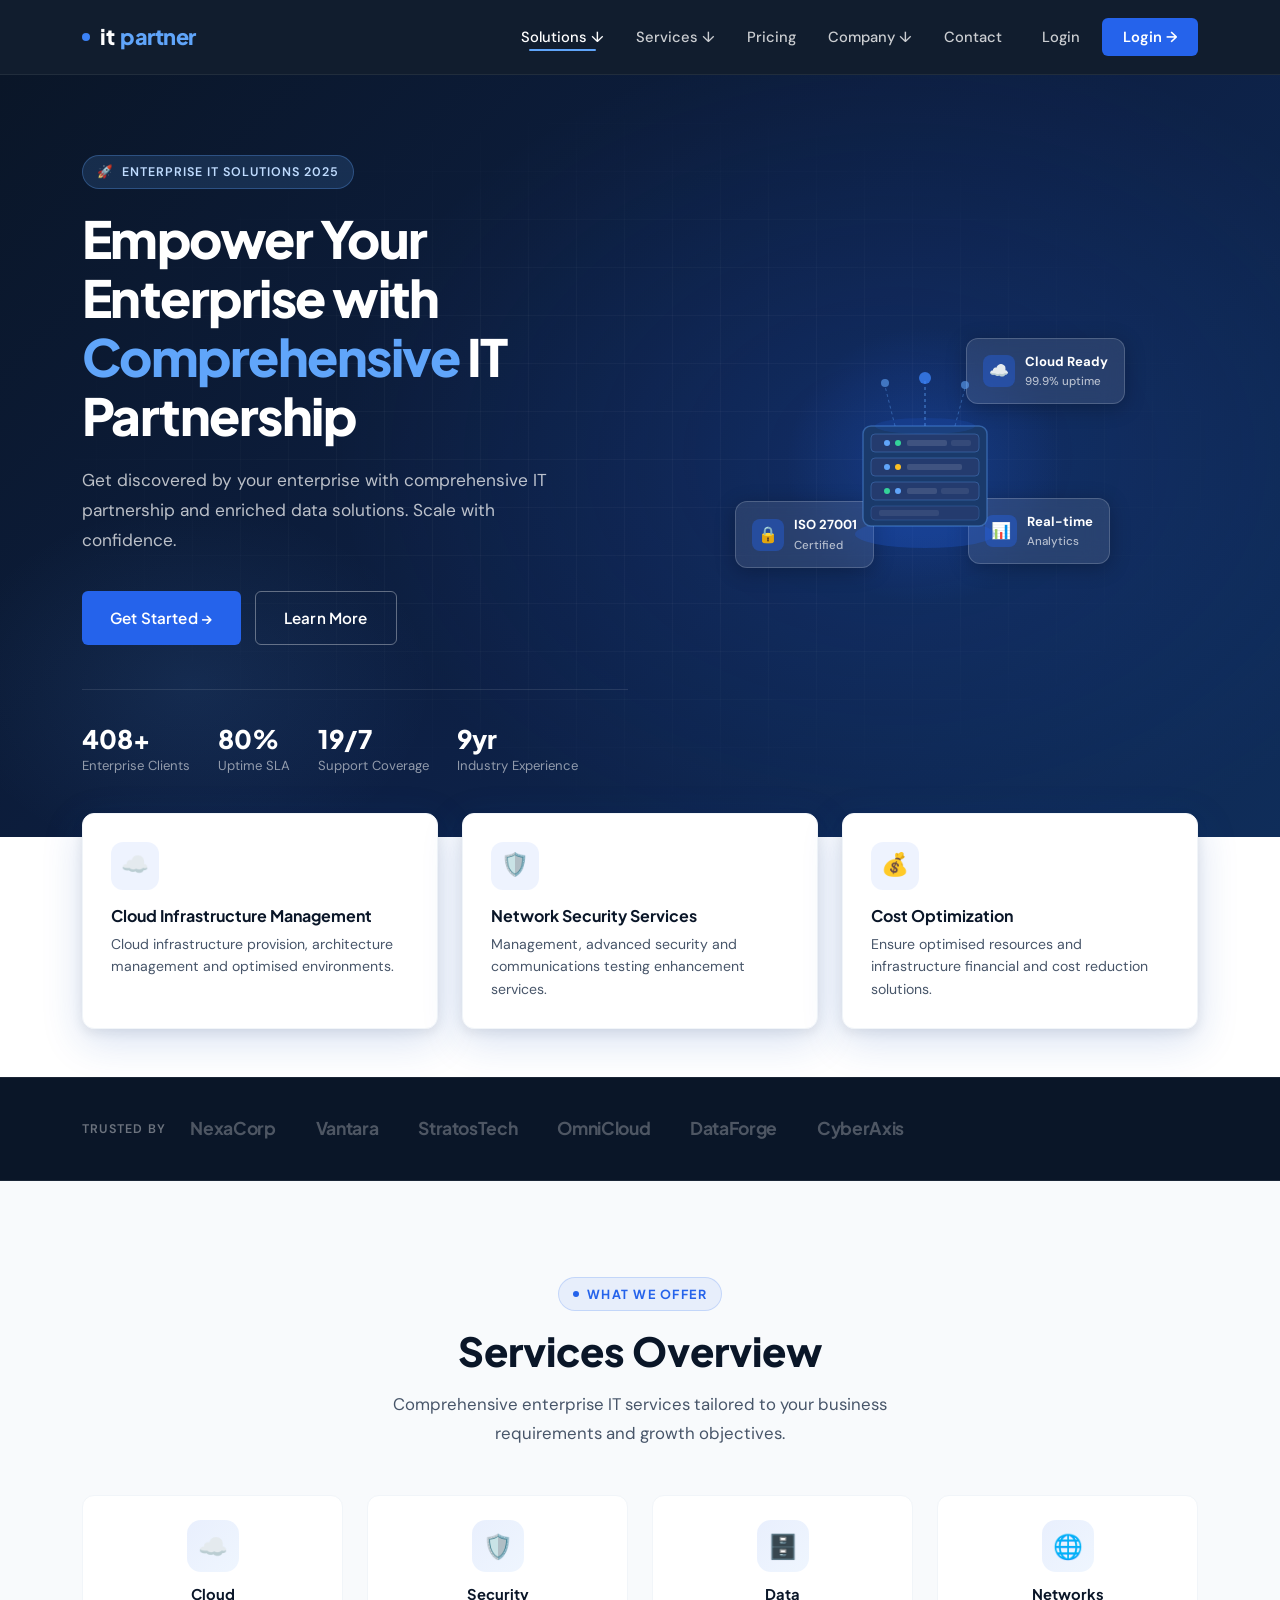
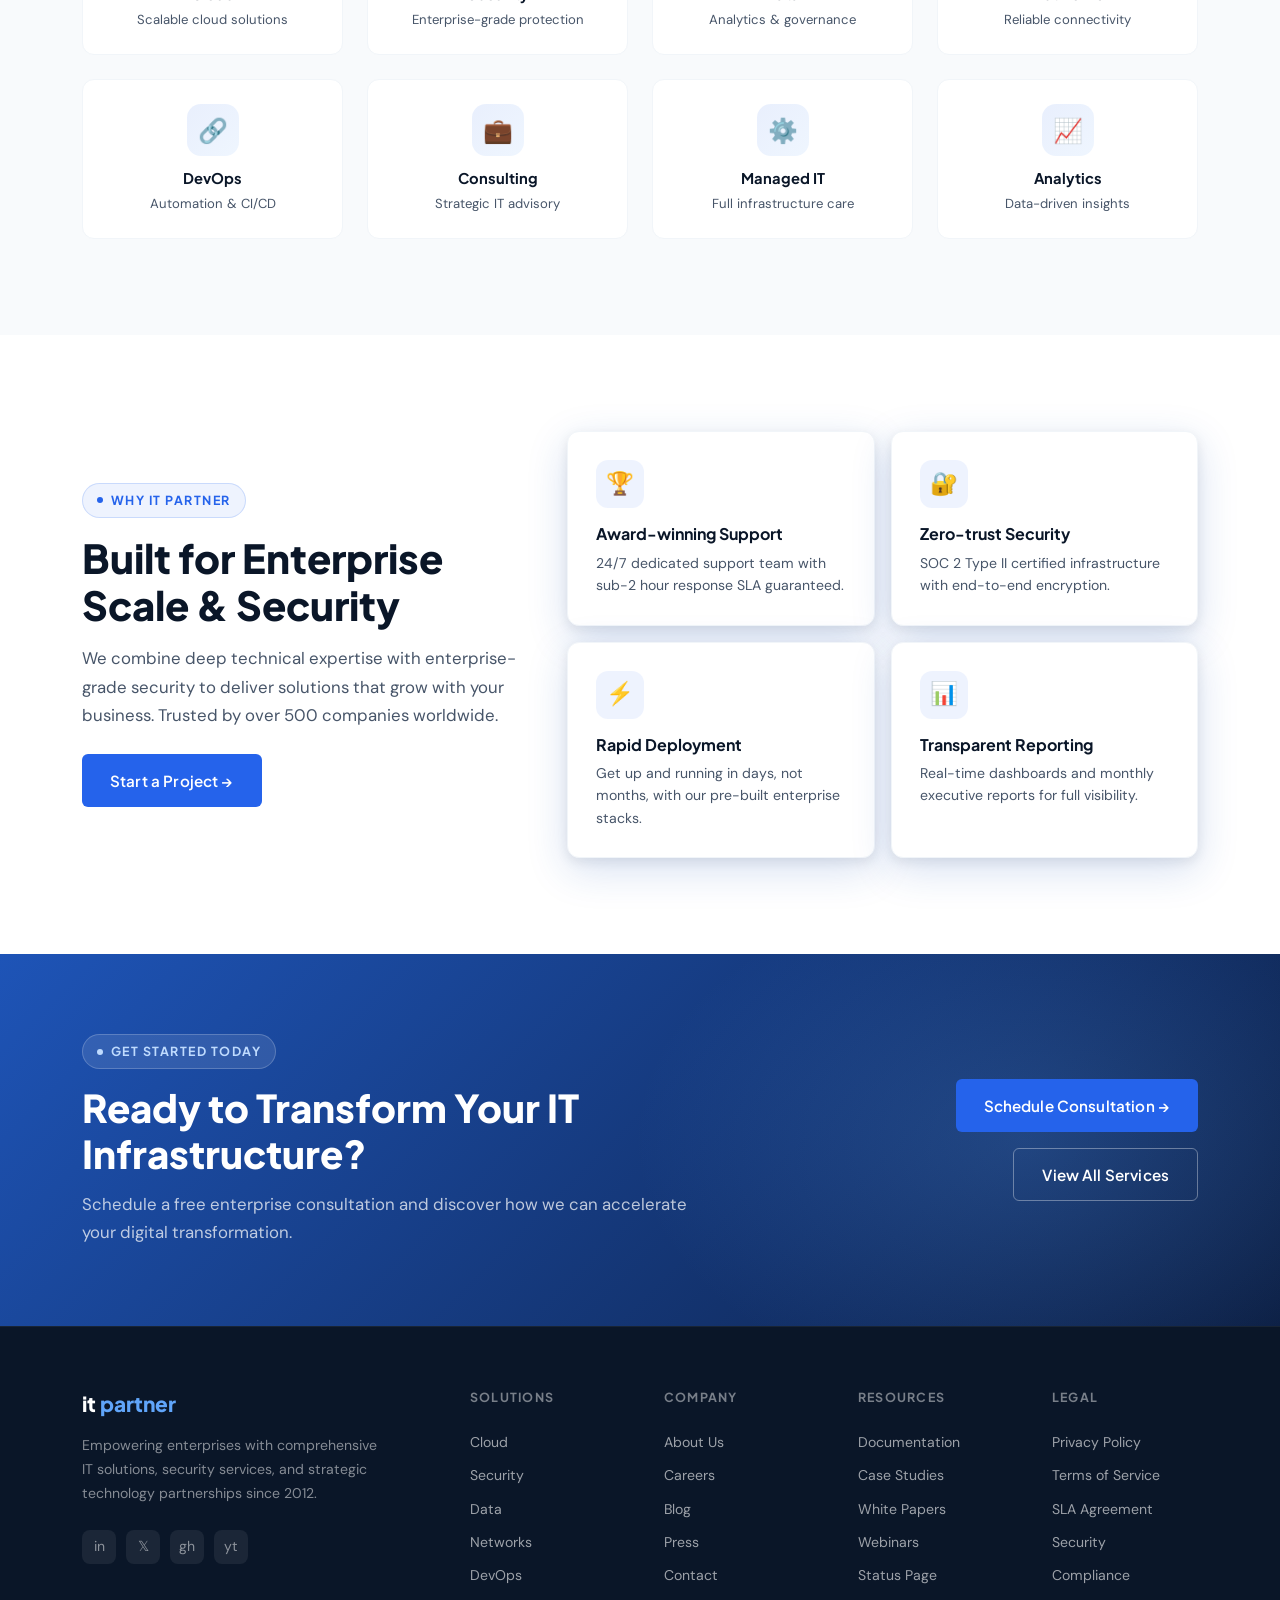
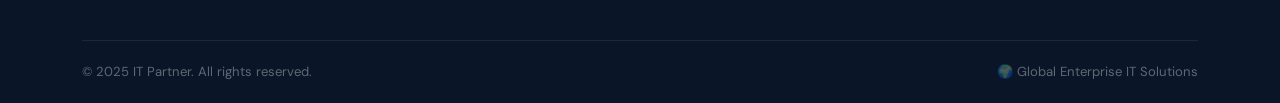
<file: index.html>
<!DOCTYPE html>
<html lang="en">
<head>
  <meta charset="UTF-8" />
  <meta name="viewport" content="width=device-width, initial-scale=1.0" />
  <title>IT Partner — Enterprise IT Partnership</title>
  <meta name="description" content="Empower your enterprise with comprehensive IT partnership and enriched data solutions." />
  <link rel="preconnect" href="https://fonts.googleapis.com" />
  <link rel="preconnect" href="https://fonts.gstatic.com" crossorigin />
  <link href="https://cdn.jsdelivr.net/npm/bootstrap@5.3.3/dist/css/bootstrap.min.css" rel="stylesheet" />
  <link rel="stylesheet" href="css/style.css" />
  <style>
    body { opacity: 0; }
  </style>
</head>
<body>

<!-- ═══ NAVBAR ═══ -->
<nav class="navbar-custom navbar navbar-expand-lg">
  <div class="container">
    <a class="navbar-brand" href="index.html">
      <span class="brand-dot"></span>it <span>partner</span>
    </a>
    <button class="navbar-toggler" type="button" data-bs-toggle="collapse" data-bs-target="#navMain" aria-label="Toggle navigation">
      <span class="navbar-toggler-icon"></span>
    </button>
    <div class="collapse navbar-collapse" id="navMain">
      <ul class="navbar-nav ms-auto align-items-lg-center gap-1 py-3 py-lg-0">
        <li class="nav-item"><a class="nav-link-custom" href="index.html">Solutions ↓</a></li>
        <li class="nav-item"><a class="nav-link-custom" href="services.html">Services ↓</a></li>
        <li class="nav-item"><a class="nav-link-custom" href="index.html#pricing">Pricing</a></li>
        <li class="nav-item"><a class="nav-link-custom" href="index.html#company">Company ↓</a></li>
        <li class="nav-item"><a class="nav-link-custom" href="contact.html">Contact</a></li>
        <li class="nav-item ms-lg-2"><a class="nav-link-custom" href="#">Login</a></li>
        <li class="nav-item ms-lg-1"><a class="nav-link-custom nav-cta" href="contact.html">Login →</a></li>
      </ul>
    </div>
  </div>
</nav>

<!-- ═══ HERO ═══ -->
<section class="hero">
  <div class="hero-grid-overlay"></div>
  <div class="container position-relative">
    <div class="row align-items-center">
      <div class="col-lg-6">
        <div class="hero-badge">
          <span>🚀</span> Enterprise IT Solutions 2025
        </div>
        <h1>
          Empower Your Enterprise with <span class="highlight">Comprehensive</span> IT Partnership
        </h1>
        <p>Get discovered by your enterprise with comprehensive IT partnership and enriched data solutions. Scale with confidence.</p>
        <div class="hero-cta-group">
          <a href="contact.html" class="btn-primary-custom">Get Started →</a>
          <a href="services.html" class="btn-outline-custom">Learn More</a>
        </div>
        <div class="hero-stats">
          <div>
            <div class="hero-stat-num" data-counter="500" data-suffix="+">0+</div>
            <div class="hero-stat-label">Enterprise Clients</div>
          </div>
          <div>
            <div class="hero-stat-num" data-counter="99" data-suffix="%">0%</div>
            <div class="hero-stat-label">Uptime SLA</div>
          </div>
          <div>
            <div class="hero-stat-num" data-counter="24" data-suffix="/7">0/7</div>
            <div class="hero-stat-label">Support Coverage</div>
          </div>
          <div>
            <div class="hero-stat-num" data-counter="12" data-suffix="yr">0yr</div>
            <div class="hero-stat-label">Industry Experience</div>
          </div>
        </div>
      </div>
      <div class="col-lg-6">
        <div class="hero-illustration">
          <div class="hero-img-wrap">
            <div class="hero-3d-box">
              <div class="hero-circle-bg"></div>
              <!-- SVG Server Stack Illustration -->
              <svg class="hero-server-icon" viewBox="0 0 200 200" fill="none" xmlns="http://www.w3.org/2000/svg">
                <!-- Base platform -->
                <ellipse cx="100" cy="168" rx="70" ry="14" fill="rgba(37,99,235,0.25)"/>
                <!-- Server rack body -->
                <rect x="38" y="60" width="124" height="100" rx="8" fill="#1a3a6b"/>
                <rect x="38" y="60" width="124" height="100" rx="8" stroke="rgba(96,165,250,0.4)" stroke-width="1.5"/>
                <!-- Server units -->
                <rect x="46" y="68" width="108" height="18" rx="4" fill="#243b6e"/>
                <rect x="46" y="68" width="108" height="18" rx="4" stroke="rgba(96,165,250,0.3)" stroke-width="1"/>
                <circle cx="62" cy="77" r="3" fill="#60a5fa"/>
                <circle cx="73" cy="77" r="3" fill="#34d399"/>
                <rect x="82" y="74" width="40" height="6" rx="2" fill="rgba(255,255,255,0.12)"/>
                <rect x="126" y="74" width="20" height="6" rx="2" fill="rgba(255,255,255,0.08)"/>

                <rect x="46" y="92" width="108" height="18" rx="4" fill="#243b6e"/>
                <rect x="46" y="92" width="108" height="18" rx="4" stroke="rgba(96,165,250,0.3)" stroke-width="1"/>
                <circle cx="62" cy="101" r="3" fill="#60a5fa"/>
                <circle cx="73" cy="101" r="3" fill="#fbbf24"/>
                <rect x="82" y="98" width="55" height="6" rx="2" fill="rgba(255,255,255,0.12)"/>

                <rect x="46" y="116" width="108" height="18" rx="4" fill="#243b6e"/>
                <rect x="46" y="116" width="108" height="18" rx="4" stroke="rgba(96,165,250,0.3)" stroke-width="1"/>
                <circle cx="62" cy="125" r="3" fill="#34d399"/>
                <circle cx="73" cy="125" r="3" fill="#60a5fa"/>
                <rect x="82" y="122" width="30" height="6" rx="2" fill="rgba(255,255,255,0.12)"/>
                <rect x="116" y="122" width="28" height="6" rx="2" fill="rgba(255,255,255,0.08)"/>

                <rect x="46" y="140" width="108" height="14" rx="4" fill="#243b6e"/>
                <rect x="46" y="140" width="108" height="14" rx="4" stroke="rgba(96,165,250,0.2)" stroke-width="1"/>
                <rect x="54" y="144" width="60" height="6" rx="2" fill="rgba(255,255,255,0.08)"/>

                <!-- Top light beam -->
                <path d="M70 60 L60 20" stroke="rgba(96,165,250,0.4)" stroke-width="1" stroke-dasharray="3 3"/>
                <path d="M100 60 L100 15" stroke="rgba(96,165,250,0.5)" stroke-width="1.5" stroke-dasharray="3 3"/>
                <path d="M130 60 L140 22" stroke="rgba(96,165,250,0.4)" stroke-width="1" stroke-dasharray="3 3"/>
                <!-- Top orb -->
                <circle cx="100" cy="12" r="6" fill="#3b82f6" opacity="0.8"/>
                <circle cx="60" cy="17" r="4" fill="#60a5fa" opacity="0.6"/>
                <circle cx="140" cy="19" r="4" fill="#60a5fa" opacity="0.6"/>
                <!-- Glow -->
                <ellipse cx="100" cy="60" rx="50" ry="8" fill="rgba(37,99,235,0.15)"/>
              </svg>

              <!-- Floating cards -->
              <div class="hero-float-card hero-float-card-1">
                <div class="fc-icon">☁️</div>
                <div>
                  <div style="font-size:.82rem;font-weight:700">Cloud Ready</div>
                  <div style="font-size:.72rem;opacity:.65">99.9% uptime</div>
                </div>
              </div>
              <div class="hero-float-card hero-float-card-2">
                <div class="fc-icon">🔒</div>
                <div>
                  <div style="font-size:.82rem;font-weight:700">ISO 27001</div>
                  <div style="font-size:.72rem;opacity:.65">Certified</div>
                </div>
              </div>
              <div class="hero-float-card hero-float-card-3">
                <div class="fc-icon">📊</div>
                <div>
                  <div style="font-size:.82rem;font-weight:700">Real-time</div>
                  <div style="font-size:.72rem;opacity:.65">Analytics</div>
                </div>
              </div>
            </div>
          </div>
        </div>
      </div>
    </div>
  </div>
</section>

<!-- ═══ FEATURE CARDS ═══ -->
<section class="features-row">
  <div class="container">
    <div class="row g-4">
      <div class="col-md-4 reveal">
        <div class="feature-card">
          <div class="feature-icon">☁️</div>
          <h5>Cloud Infrastructure Management</h5>
          <p>Cloud infrastructure provision, architecture management and optimised environments.</p>
        </div>
      </div>
      <div class="col-md-4 reveal reveal-delay-1">
        <div class="feature-card">
          <div class="feature-icon">🛡️</div>
          <h5>Network Security Services</h5>
          <p>Management, advanced security and communications testing enhancement services.</p>
        </div>
      </div>
      <div class="col-md-4 reveal reveal-delay-2">
        <div class="feature-card">
          <div class="feature-icon">💰</div>
          <h5>Cost Optimization</h5>
          <p>Ensure optimised resources and infrastructure financial and cost reduction solutions.</p>
        </div>
      </div>
    </div>
  </div>
</section>

<!-- ═══ TRUSTED BY ═══ -->
<section class="trusted-strip mt-5">
  <div class="container">
    <div class="row align-items-center">
      <div class="col-auto">
        <div class="trusted-label">Trusted by</div>
      </div>
      <div class="col">
        <div class="trusted-logos">
          <div class="trusted-logo">NexaCorp</div>
          <div class="trusted-logo">Vantara</div>
          <div class="trusted-logo">StratosTech</div>
          <div class="trusted-logo">OmniCloud</div>
          <div class="trusted-logo">DataForge</div>
          <div class="trusted-logo">CyberAxis</div>
        </div>
      </div>
    </div>
  </div>
</section>

<!-- ═══ SERVICES OVERVIEW ═══ -->
<section class="services-overview" id="solutions">
  <div class="container">
    <div class="row justify-content-center text-center mb-56 reveal">
      <div class="col-lg-7">
        <div class="section-label mx-auto" style="display:inline-flex"><span class="dot"></span>What We Offer</div>
        <h2 class="section-title">Services Overview</h2>
        <p class="section-sub mx-auto">Comprehensive enterprise IT services tailored to your business requirements and growth objectives.</p>
      </div>
    </div>
    <div class="row g-4 mt-2">
      <div class="col-6 col-md-4 col-lg-3 reveal">
        <a href="services.html" style="text-decoration:none">
          <div class="overview-card">
            <div class="ov-icon">☁️</div>
            <h5>Cloud</h5>
            <p>Scalable cloud solutions</p>
          </div>
        </a>
      </div>
      <div class="col-6 col-md-4 col-lg-3 reveal reveal-delay-1">
        <a href="services.html" style="text-decoration:none">
          <div class="overview-card">
            <div class="ov-icon">🛡️</div>
            <h5>Security</h5>
            <p>Enterprise-grade protection</p>
          </div>
        </a>
      </div>
      <div class="col-6 col-md-4 col-lg-3 reveal reveal-delay-2">
        <a href="services.html" style="text-decoration:none">
          <div class="overview-card">
            <div class="ov-icon">🗄️</div>
            <h5>Data</h5>
            <p>Analytics & governance</p>
          </div>
        </a>
      </div>
      <div class="col-6 col-md-4 col-lg-3 reveal reveal-delay-3">
        <a href="services.html" style="text-decoration:none">
          <div class="overview-card">
            <div class="ov-icon">🌐</div>
            <h5>Networks</h5>
            <p>Reliable connectivity</p>
          </div>
        </a>
      </div>
      <div class="col-6 col-md-4 col-lg-3 reveal">
        <a href="services.html" style="text-decoration:none">
          <div class="overview-card">
            <div class="ov-icon">🔗</div>
            <h5>DevOps</h5>
            <p>Automation & CI/CD</p>
          </div>
        </a>
      </div>
      <div class="col-6 col-md-4 col-lg-3 reveal reveal-delay-1">
        <a href="services.html" style="text-decoration:none">
          <div class="overview-card">
            <div class="ov-icon">💼</div>
            <h5>Consulting</h5>
            <p>Strategic IT advisory</p>
          </div>
        </a>
      </div>
      <div class="col-6 col-md-4 col-lg-3 reveal reveal-delay-2">
        <a href="services.html" style="text-decoration:none">
          <div class="overview-card">
            <div class="ov-icon">⚙️</div>
            <h5>Managed IT</h5>
            <p>Full infrastructure care</p>
          </div>
        </a>
      </div>
      <div class="col-6 col-md-4 col-lg-3 reveal reveal-delay-3">
        <a href="services.html" style="text-decoration:none">
          <div class="overview-card">
            <div class="ov-icon">📈</div>
            <h5>Analytics</h5>
            <p>Data-driven insights</p>
          </div>
        </a>
      </div>
    </div>
  </div>
</section>

<!-- ═══ WHY US ═══ -->
<section class="section-pad" id="company">
  <div class="container">
    <div class="row align-items-center g-5">
      <div class="col-lg-5 reveal">
        <div class="section-label"><span class="dot"></span>Why IT Partner</div>
        <h2 class="section-title">Built for Enterprise Scale & Security</h2>
        <p class="section-sub">We combine deep technical expertise with enterprise-grade security to deliver solutions that grow with your business. Trusted by over 500 companies worldwide.</p>
        <div class="mt-4">
          <a href="contact.html" class="btn-primary-custom">Start a Project →</a>
        </div>
      </div>
      <div class="col-lg-7">
        <div class="row g-3">
          <div class="col-6 reveal reveal-delay-1">
            <div class="feature-card">
              <div class="feature-icon">🏆</div>
              <h5>Award-winning Support</h5>
              <p>24/7 dedicated support team with sub-2 hour response SLA guaranteed.</p>
            </div>
          </div>
          <div class="col-6 reveal reveal-delay-2">
            <div class="feature-card">
              <div class="feature-icon">🔐</div>
              <h5>Zero-trust Security</h5>
              <p>SOC 2 Type II certified infrastructure with end-to-end encryption.</p>
            </div>
          </div>
          <div class="col-6 reveal reveal-delay-3">
            <div class="feature-card">
              <div class="feature-icon">⚡</div>
              <h5>Rapid Deployment</h5>
              <p>Get up and running in days, not months, with our pre-built enterprise stacks.</p>
            </div>
          </div>
          <div class="col-6 reveal reveal-delay-4">
            <div class="feature-card">
              <div class="feature-icon">📊</div>
              <h5>Transparent Reporting</h5>
              <p>Real-time dashboards and monthly executive reports for full visibility.</p>
            </div>
          </div>
        </div>
      </div>
    </div>
  </div>
</section>

<!-- ═══ CTA BANNER ═══ -->
<section class="cta-banner">
  <div class="container position-relative">
    <div class="row align-items-center justify-content-between g-4">
      <div class="col-lg-7 reveal">
        <div class="section-label section-label-white" style="display:inline-flex"><span class="dot"></span>Get Started Today</div>
        <h2>Ready to Transform Your IT Infrastructure?</h2>
        <p>Schedule a free enterprise consultation and discover how we can accelerate your digital transformation.</p>
      </div>
      <div class="col-lg-4 reveal reveal-delay-2 text-lg-end">
        <div class="d-flex flex-column gap-3 align-items-start align-items-lg-end">
          <a href="contact.html" class="btn-primary-custom">Schedule Consultation →</a>
          <a href="services.html" class="btn-outline-custom">View All Services</a>
        </div>
      </div>
    </div>
  </div>
</section>

<!-- ═══ FOOTER ═══ -->
<footer class="footer">
  <div class="container">
    <div class="row g-4 g-lg-5">
      <div class="col-lg-4">
        <div class="footer-brand">it <span>partner</span></div>
        <p class="footer-desc">Empowering enterprises with comprehensive IT solutions, security services, and strategic technology partnerships since 2012.</p>
        <div class="footer-social">
          <div class="social-btn">in</div>
          <div class="social-btn">𝕏</div>
          <div class="social-btn">gh</div>
          <div class="social-btn">yt</div>
        </div>
      </div>
      <div class="col-6 col-lg-2">
        <div class="footer-heading">Solutions</div>
        <a class="footer-link" href="services.html">Cloud</a>
        <a class="footer-link" href="services.html">Security</a>
        <a class="footer-link" href="services.html">Data</a>
        <a class="footer-link" href="services.html">Networks</a>
        <a class="footer-link" href="services.html">DevOps</a>
      </div>
      <div class="col-6 col-lg-2">
        <div class="footer-heading">Company</div>
        <a class="footer-link" href="#">About Us</a>
        <a class="footer-link" href="#">Careers</a>
        <a class="footer-link" href="#">Blog</a>
        <a class="footer-link" href="#">Press</a>
        <a class="footer-link" href="contact.html">Contact</a>
      </div>
      <div class="col-6 col-lg-2">
        <div class="footer-heading">Resources</div>
        <a class="footer-link" href="#">Documentation</a>
        <a class="footer-link" href="#">Case Studies</a>
        <a class="footer-link" href="#">White Papers</a>
        <a class="footer-link" href="#">Webinars</a>
        <a class="footer-link" href="#">Status Page</a>
      </div>
      <div class="col-6 col-lg-2">
        <div class="footer-heading">Legal</div>
        <a class="footer-link" href="#">Privacy Policy</a>
        <a class="footer-link" href="#">Terms of Service</a>
        <a class="footer-link" href="#">SLA Agreement</a>
        <a class="footer-link" href="#">Security</a>
        <a class="footer-link" href="#">Compliance</a>
      </div>
    </div>
    <div class="footer-bottom">
      <div class="footer-copy">© 2025 IT Partner. All rights reserved.</div>
      <div class="footer-copy">🌍 Global Enterprise IT Solutions</div>
    </div>
  </div>
</footer>

<button class="back-top" aria-label="Back to top">↑</button>

<script src="https://cdn.jsdelivr.net/npm/bootstrap@5.3.3/dist/js/bootstrap.bundle.min.js"></script>
<script src="js/script.js"></script>
</body>
</html>
</file>
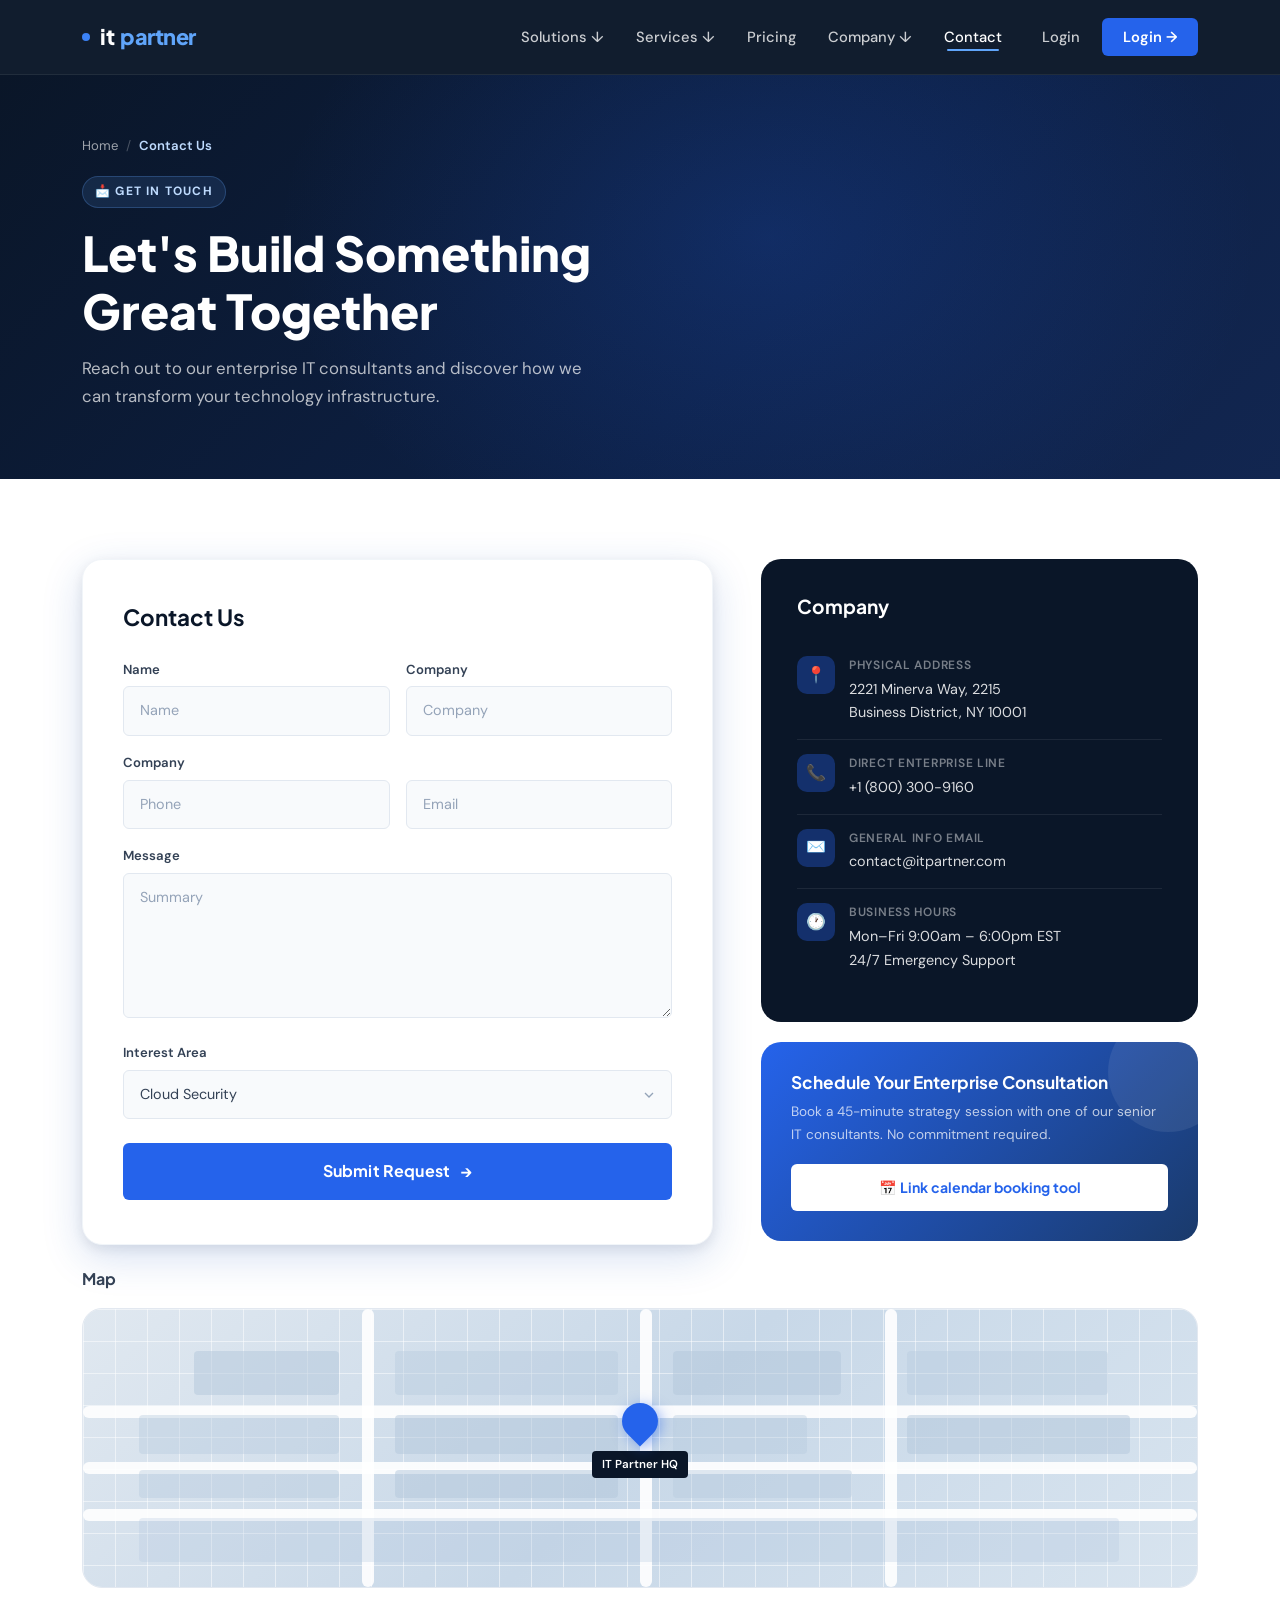
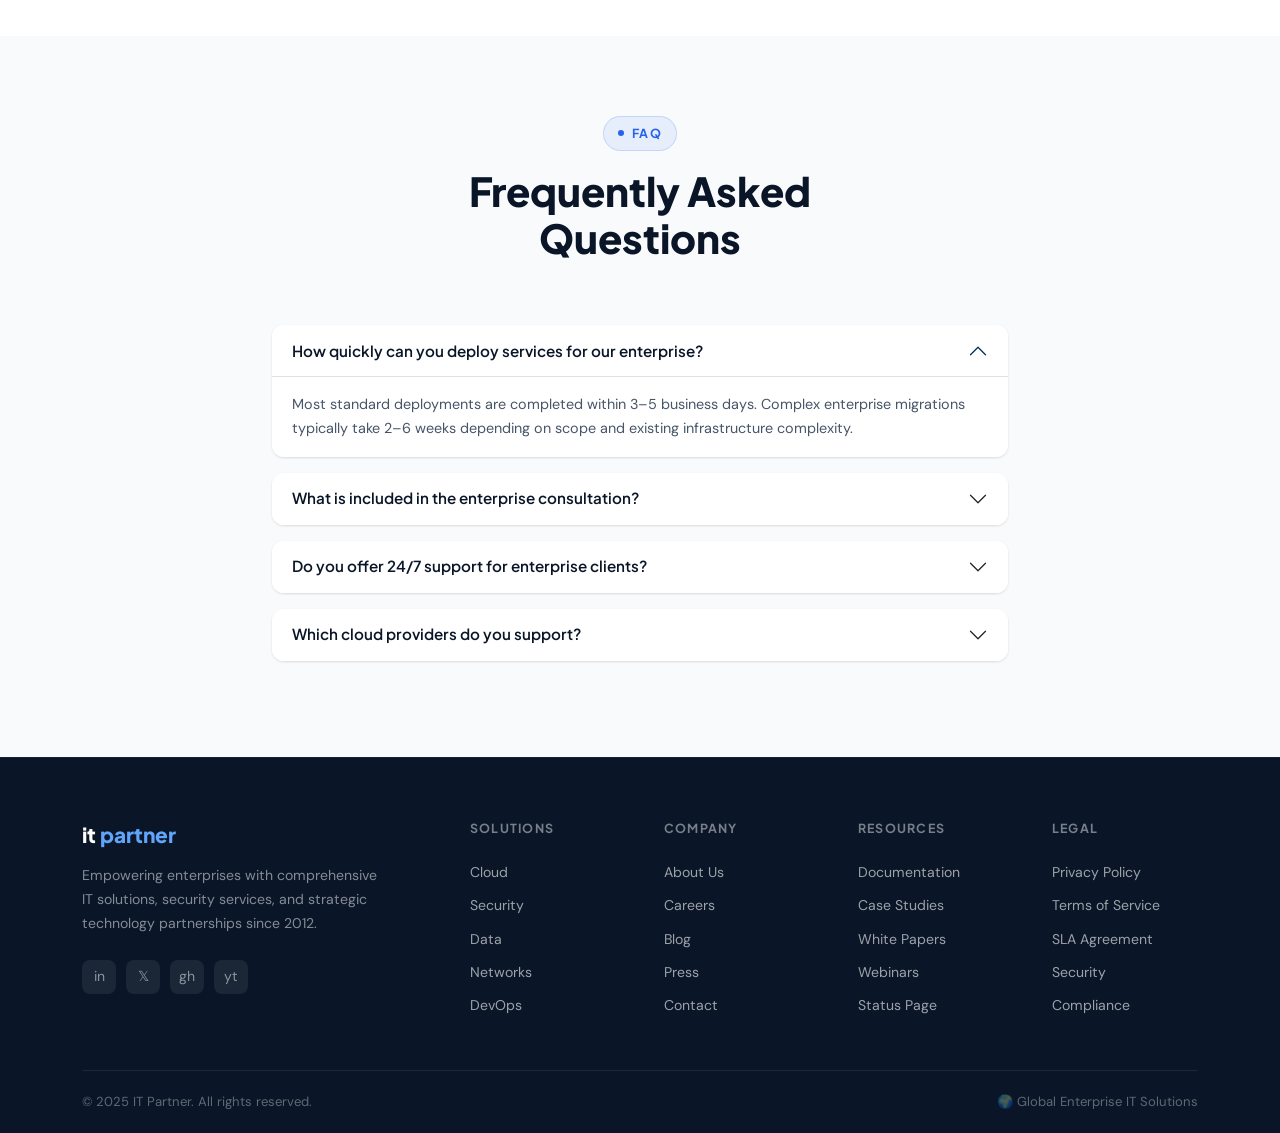
<file: contact.html>
<!DOCTYPE html>
<html lang="en">
<head>
  <meta charset="UTF-8" />
  <meta name="viewport" content="width=device-width, initial-scale=1.0" />
  <title>Contact Us — IT Partner</title>
  <meta name="description" content="Get in touch with our enterprise IT consultants. Schedule your free enterprise consultation today." />
  <link rel="preconnect" href="https://fonts.googleapis.com" />
  <link rel="preconnect" href="https://fonts.gstatic.com" crossorigin />
  <link href="https://cdn.jsdelivr.net/npm/bootstrap@5.3.3/dist/css/bootstrap.min.css" rel="stylesheet" />
  <link rel="stylesheet" href="css/style.css" />
  <style>body { opacity: 0; }</style>
</head>
<body>

<!-- ═══ NAVBAR ═══ -->
<nav class="navbar-custom navbar navbar-expand-lg">
  <div class="container">
    <a class="navbar-brand" href="index.html">
      <span class="brand-dot"></span>it <span>partner</span>
    </a>
    <button class="navbar-toggler" type="button" data-bs-toggle="collapse" data-bs-target="#navMain" aria-label="Toggle navigation">
      <span class="navbar-toggler-icon"></span>
    </button>
    <div class="collapse navbar-collapse" id="navMain">
      <ul class="navbar-nav ms-auto align-items-lg-center gap-1 py-3 py-lg-0">
        <li class="nav-item"><a class="nav-link-custom" href="index.html">Solutions ↓</a></li>
        <li class="nav-item"><a class="nav-link-custom" href="services.html">Services ↓</a></li>
        <li class="nav-item"><a class="nav-link-custom" href="index.html#pricing">Pricing</a></li>
        <li class="nav-item"><a class="nav-link-custom" href="index.html#company">Company ↓</a></li>
        <li class="nav-item"><a class="nav-link-custom active" href="contact.html">Contact</a></li>
        <li class="nav-item ms-lg-2"><a class="nav-link-custom" href="#">Login</a></li>
        <li class="nav-item ms-lg-1"><a class="nav-link-custom nav-cta" href="contact.html">Login →</a></li>
      </ul>
    </div>
  </div>
</nav>

<!-- ═══ PAGE HERO ═══ -->
<section class="page-hero" style="padding:60px 0 52px;">
  <div class="container position-relative">
    <div class="breadcrumb-custom">
      <a href="index.html">Home</a>
      <span class="sep">/</span>
      <span class="current">Contact Us</span>
    </div>
    <div class="row">
      <div class="col-lg-7">
        <div class="page-hero-badge">📩 Get In Touch</div>
        <h1>Let's Build Something Great Together</h1>
        <p>Reach out to our enterprise IT consultants and discover how we can transform your technology infrastructure.</p>
      </div>
    </div>
  </div>
</section>

<!-- ═══ CONTACT SECTION ═══ -->
<section class="contact-section">
  <div class="container">
    <div class="row g-4 g-lg-5">

      <!-- ── FORM ── -->
      <div class="col-lg-7 reveal">
        <div class="contact-form-card">
          <h3>Contact Us</h3>

          <form id="contactForm" novalidate>
            <!-- Row 1: Name + Company -->
            <div class="row g-3 mb-3">
              <div class="col-sm-6">
                <label class="form-label-custom" for="fname">Name</label>
                <input type="text" id="fname" name="fname" class="form-control-custom" placeholder="Name" required />
              </div>
              <div class="col-sm-6">
                <label class="form-label-custom" for="fcompany">Company</label>
                <input type="text" id="fcompany" name="fcompany" class="form-control-custom" placeholder="Company" />
              </div>
            </div>

            <!-- Row 2: Company label + fields -->
            <div class="mb-3">
              <label class="form-label-custom">Company</label>
              <div class="row g-3">
                <div class="col-sm-6">
                  <input type="tel" name="phone" class="form-control-custom" placeholder="Phone" />
                </div>
                <div class="col-sm-6">
                  <input type="email" name="email" class="form-control-custom" placeholder="Email" required />
                </div>
              </div>
            </div>

            <!-- Message -->
            <div class="mb-3">
              <label class="form-label-custom" for="fmessage">Message</label>
              <textarea id="fmessage" name="message" class="form-control-custom" placeholder="Summary" rows="5" required></textarea>
            </div>

            <!-- Interest Area -->
            <div class="mb-4">
              <label class="form-label-custom" for="fservice">Interest Area</label>
              <select id="fservice" name="service" class="form-select-custom">
                <option value="">Cloud Security</option>
                <option value="cloud">Cloud Infrastructure</option>
                <option value="security">Cybersecurity</option>
                <option value="data">Data & Analytics</option>
                <option value="networks">Networks</option>
                <option value="devops">DevOps</option>
                <option value="consulting">IT Consulting</option>
                <option value="managed">Managed IT Services</option>
              </select>
            </div>

            <button type="submit" class="btn-submit">
              <span>Submit Request</span>
              <span>→</span>
            </button>
          </form>
        </div>
      </div>

      <!-- ── COMPANY INFO + CTA ── -->
      <div class="col-lg-5">
        <div class="reveal reveal-delay-1">
          <div class="company-info-card">
            <h4>Company</h4>

            <div class="info-item">
              <div class="info-icon">📍</div>
              <div>
                <div class="info-label">Physical Address</div>
                <div class="info-value">2221 Minerva Way, 2215<br>Business District, NY 10001</div>
              </div>
            </div>

            <div class="info-item">
              <div class="info-icon">📞</div>
              <div>
                <div class="info-label">Direct Enterprise Line</div>
                <div class="info-value">+1 (800) 300-9160</div>
              </div>
            </div>

            <div class="info-item">
              <div class="info-icon">✉️</div>
              <div>
                <div class="info-label">General Info Email</div>
                <div class="info-value">contact@itpartner.com</div>
              </div>
            </div>

            <div class="info-item">
              <div class="info-icon">🕐</div>
              <div>
                <div class="info-label">Business Hours</div>
                <div class="info-value">Mon–Fri 9:00am – 6:00pm EST<br>24/7 Emergency Support</div>
              </div>
            </div>
          </div>

          <div class="cta-consult-card">
            <h5>Schedule Your Enterprise Consultation</h5>
            <p>Book a 45-minute strategy session with one of our senior IT consultants. No commitment required.</p>
            <a href="#" class="btn-consult">📅 Link calendar booking tool</a>
          </div>
        </div>
      </div>

    </div>

    <!-- ── MAP ── -->
    <div class="row mt-4 pb-5 reveal">
      <div class="col-12">
        <h4 style="font-size:1rem;font-weight:700;color:var(--gray-700);margin-bottom:14px;">Map</h4>
        <div class="map-container">
          <div class="map-placeholder">
            <div class="map-grid-lines"></div>
            <!-- Roads -->
            <div class="map-road-h" style="top:35%;left:0;right:0;"></div>
            <div class="map-road-h" style="top:55%;left:0;right:0;"></div>
            <div class="map-road-h" style="top:72%;left:0;right:0;"></div>
            <div class="map-road-v" style="left:25%;top:0;bottom:0;"></div>
            <div class="map-road-v" style="left:50%;top:0;bottom:0;"></div>
            <div class="map-road-v" style="left:72%;top:0;bottom:0;"></div>
            <!-- Blocks -->
            <div style="position:absolute;top:15%;left:10%;width:13%;height:16%;background:rgba(180,200,220,.5);border-radius:4px;"></div>
            <div style="position:absolute;top:15%;left:28%;width:20%;height:16%;background:rgba(180,200,220,.4);border-radius:4px;"></div>
            <div style="position:absolute;top:15%;left:53%;width:15%;height:16%;background:rgba(180,200,220,.5);border-radius:4px;"></div>
            <div style="position:absolute;top:15%;left:74%;width:18%;height:16%;background:rgba(180,200,220,.4);border-radius:4px;"></div>
            <div style="position:absolute;top:38%;left:5%;width:18%;height:14%;background:rgba(180,200,220,.4);border-radius:4px;"></div>
            <div style="position:absolute;top:38%;left:28%;width:20%;height:14%;background:rgba(180,200,220,.5);border-radius:4px;"></div>
            <div style="position:absolute;top:38%;left:53%;width:12%;height:14%;background:rgba(180,200,220,.4);border-radius:4px;"></div>
            <div style="position:absolute;top:38%;left:74%;width:20%;height:14%;background:rgba(180,200,220,.5);border-radius:4px;"></div>
            <div style="position:absolute;top:58%;left:5%;width:18%;height:10%;background:rgba(180,200,220,.4);border-radius:4px;"></div>
            <div style="position:absolute;top:58%;left:28%;width:20%;height:10%;background:rgba(180,200,220,.5);border-radius:4px;"></div>
            <div style="position:absolute;top:58%;left:53%;width:16%;height:10%;background:rgba(180,200,220,.4);border-radius:4px;"></div>
            <div style="position:absolute;top:75%;left:5%;width:88%;height:16%;background:rgba(180,200,220,.3);border-radius:4px;"></div>
            <!-- Pin -->
            <div class="map-pin">
              <div class="map-pin-icon"></div>
              <div class="map-pin-label">IT Partner HQ</div>
            </div>
          </div>
        </div>
      </div>
    </div>

  </div>
</section>

<!-- ═══ FAQ ═══ -->
<section style="background:var(--gray-50);padding:80px 0;">
  <div class="container">
    <div class="row justify-content-center text-center mb-5 reveal">
      <div class="col-lg-6">
        <div class="section-label mx-auto" style="display:inline-flex"><span class="dot"></span>FAQ</div>
        <h2 class="section-title">Frequently Asked Questions</h2>
      </div>
    </div>
    <div class="row justify-content-center">
      <div class="col-lg-8">
        <div class="accordion" id="faqAccordion">

          <div class="mb-3 reveal" style="border-radius:var(--radius);overflow:hidden;box-shadow:var(--shadow-sm);">
            <div class="accordion-item border-0">
              <h2 class="accordion-header">
                <button class="accordion-button" type="button" data-bs-toggle="collapse" data-bs-target="#faq1"
                  style="font-family:var(--font-head);font-weight:600;font-size:.95rem;color:var(--navy);background:white;">
                  How quickly can you deploy services for our enterprise?
                </button>
              </h2>
              <div id="faq1" class="accordion-collapse collapse show" data-bs-parent="#faqAccordion">
                <div class="accordion-body" style="font-size:.9rem;color:var(--gray-600);">
                  Most standard deployments are completed within 3–5 business days. Complex enterprise migrations typically take 2–6 weeks depending on scope and existing infrastructure complexity.
                </div>
              </div>
            </div>
          </div>

          <div class="mb-3 reveal reveal-delay-1" style="border-radius:var(--radius);overflow:hidden;box-shadow:var(--shadow-sm);">
            <div class="accordion-item border-0">
              <h2 class="accordion-header">
                <button class="accordion-button collapsed" type="button" data-bs-toggle="collapse" data-bs-target="#faq2"
                  style="font-family:var(--font-head);font-weight:600;font-size:.95rem;color:var(--navy);background:white;">
                  What is included in the enterprise consultation?
                </button>
              </h2>
              <div id="faq2" class="accordion-collapse collapse" data-bs-parent="#faqAccordion">
                <div class="accordion-body" style="font-size:.9rem;color:var(--gray-600);">
                  Our free 45-minute consultation includes a current infrastructure assessment, security review, cost optimisation opportunities analysis, and a tailored service recommendation report.
                </div>
              </div>
            </div>
          </div>

          <div class="mb-3 reveal reveal-delay-2" style="border-radius:var(--radius);overflow:hidden;box-shadow:var(--shadow-sm);">
            <div class="accordion-item border-0">
              <h2 class="accordion-header">
                <button class="accordion-button collapsed" type="button" data-bs-toggle="collapse" data-bs-target="#faq3"
                  style="font-family:var(--font-head);font-weight:600;font-size:.95rem;color:var(--navy);background:white;">
                  Do you offer 24/7 support for enterprise clients?
                </button>
              </h2>
              <div id="faq3" class="accordion-collapse collapse" data-bs-parent="#faqAccordion">
                <div class="accordion-body" style="font-size:.9rem;color:var(--gray-600);">
                  Yes. All enterprise plans include 24/7 monitoring and emergency support with guaranteed response times. Standard plans include business-hours support with 4-hour SLA.
                </div>
              </div>
            </div>
          </div>

          <div class="mb-3 reveal reveal-delay-3" style="border-radius:var(--radius);overflow:hidden;box-shadow:var(--shadow-sm);">
            <div class="accordion-item border-0">
              <h2 class="accordion-header">
                <button class="accordion-button collapsed" type="button" data-bs-toggle="collapse" data-bs-target="#faq4"
                  style="font-family:var(--font-head);font-weight:600;font-size:.95rem;color:var(--navy);background:white;">
                  Which cloud providers do you support?
                </button>
              </h2>
              <div id="faq4" class="accordion-collapse collapse" data-bs-parent="#faqAccordion">
                <div class="accordion-body" style="font-size:.9rem;color:var(--gray-600);">
                  We support all major cloud platforms including AWS, Microsoft Azure, Google Cloud Platform, Oracle Cloud, and IBM Cloud. We also specialise in multi-cloud and hybrid cloud architectures.
                </div>
              </div>
            </div>
          </div>

        </div>
      </div>
    </div>
  </div>
</section>

<!-- ═══ FOOTER ═══ -->
<footer class="footer">
  <div class="container">
    <div class="row g-4 g-lg-5">
      <div class="col-lg-4">
        <div class="footer-brand">it <span>partner</span></div>
        <p class="footer-desc">Empowering enterprises with comprehensive IT solutions, security services, and strategic technology partnerships since 2012.</p>
        <div class="footer-social">
          <div class="social-btn">in</div>
          <div class="social-btn">𝕏</div>
          <div class="social-btn">gh</div>
          <div class="social-btn">yt</div>
        </div>
      </div>
      <div class="col-6 col-lg-2">
        <div class="footer-heading">Solutions</div>
        <a class="footer-link" href="services.html">Cloud</a>
        <a class="footer-link" href="services.html">Security</a>
        <a class="footer-link" href="services.html">Data</a>
        <a class="footer-link" href="services.html">Networks</a>
        <a class="footer-link" href="services.html">DevOps</a>
      </div>
      <div class="col-6 col-lg-2">
        <div class="footer-heading">Company</div>
        <a class="footer-link" href="#">About Us</a>
        <a class="footer-link" href="#">Careers</a>
        <a class="footer-link" href="#">Blog</a>
        <a class="footer-link" href="#">Press</a>
        <a class="footer-link" href="contact.html">Contact</a>
      </div>
      <div class="col-6 col-lg-2">
        <div class="footer-heading">Resources</div>
        <a class="footer-link" href="#">Documentation</a>
        <a class="footer-link" href="#">Case Studies</a>
        <a class="footer-link" href="#">White Papers</a>
        <a class="footer-link" href="#">Webinars</a>
        <a class="footer-link" href="#">Status Page</a>
      </div>
      <div class="col-6 col-lg-2">
        <div class="footer-heading">Legal</div>
        <a class="footer-link" href="#">Privacy Policy</a>
        <a class="footer-link" href="#">Terms of Service</a>
        <a class="footer-link" href="#">SLA Agreement</a>
        <a class="footer-link" href="#">Security</a>
        <a class="footer-link" href="#">Compliance</a>
      </div>
    </div>
    <div class="footer-bottom">
      <div class="footer-copy">© 2025 IT Partner. All rights reserved.</div>
      <div class="footer-copy">🌍 Global Enterprise IT Solutions</div>
    </div>
  </div>
</footer>

<button class="back-top" aria-label="Back to top">↑</button>

<script src="https://cdn.jsdelivr.net/npm/bootstrap@5.3.3/dist/js/bootstrap.bundle.min.js"></script>
<script src="js/script.js"></script>
</body>
</html>
</file>
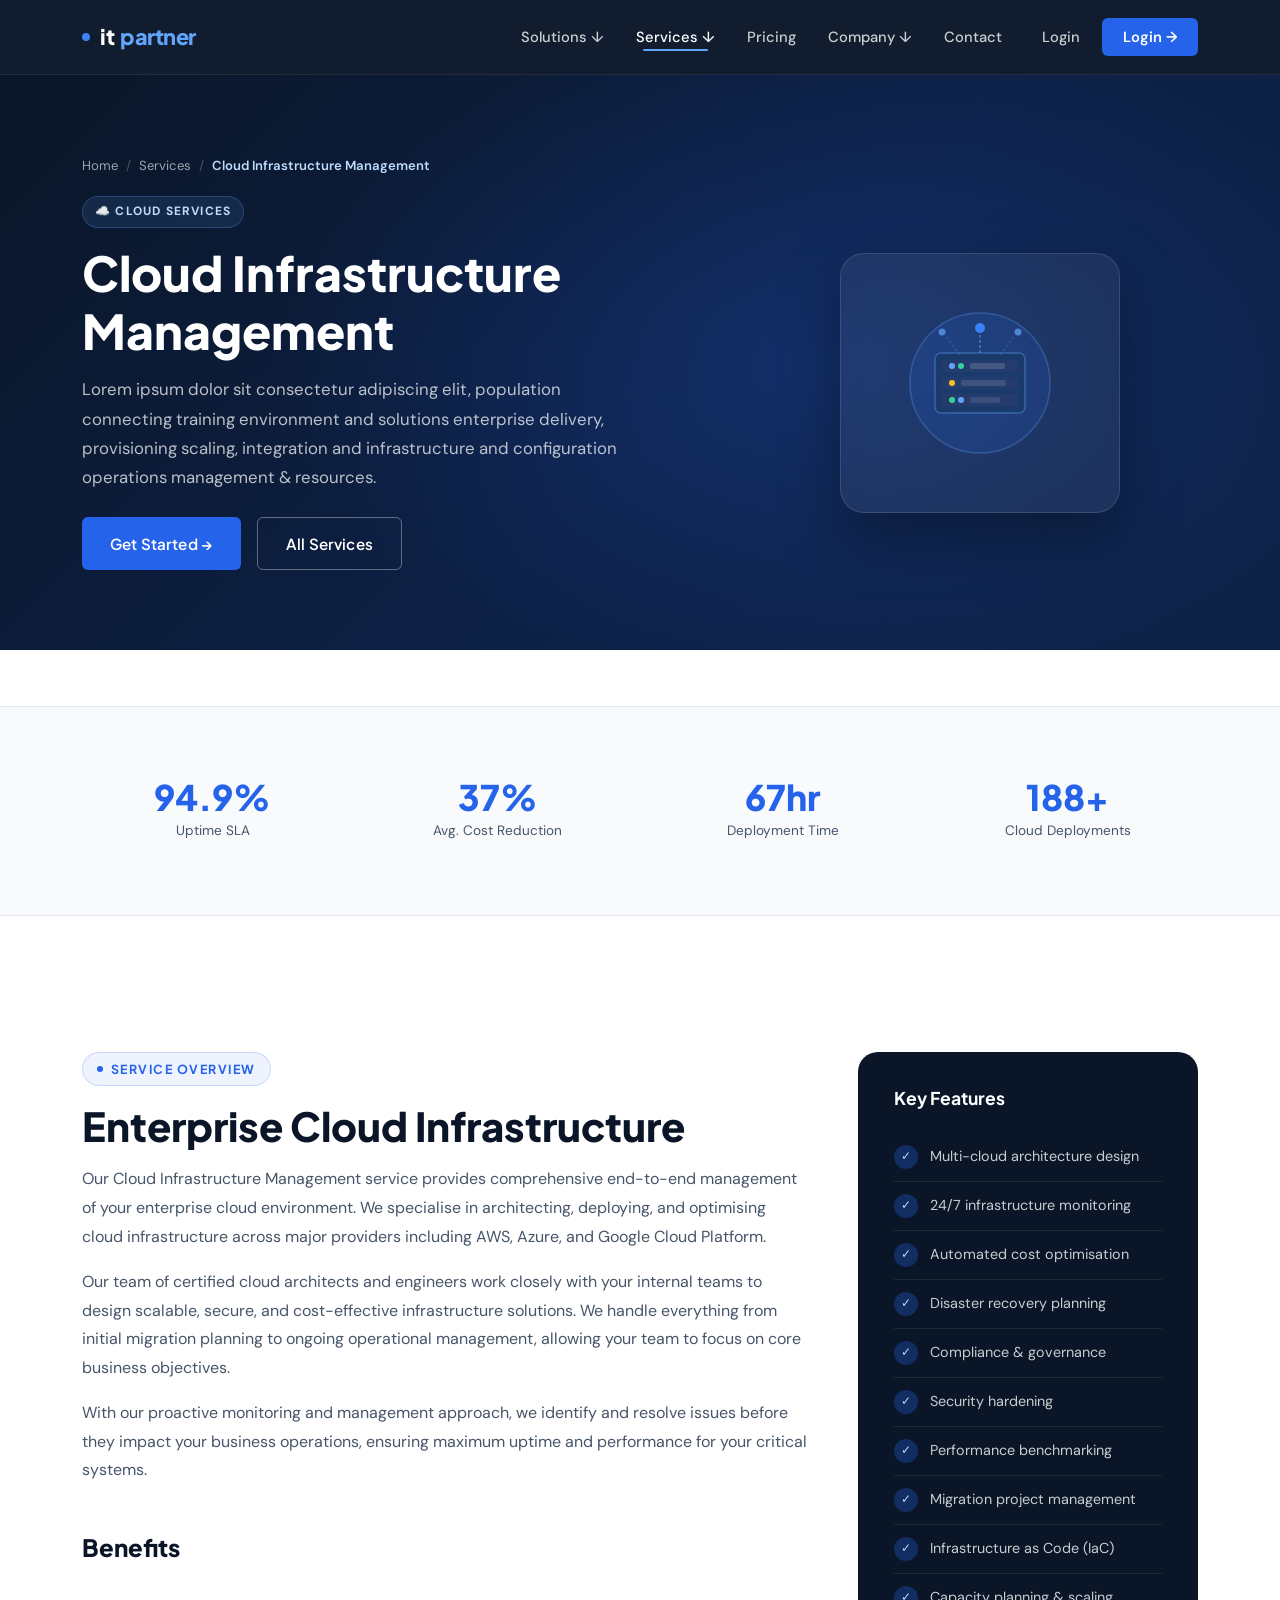
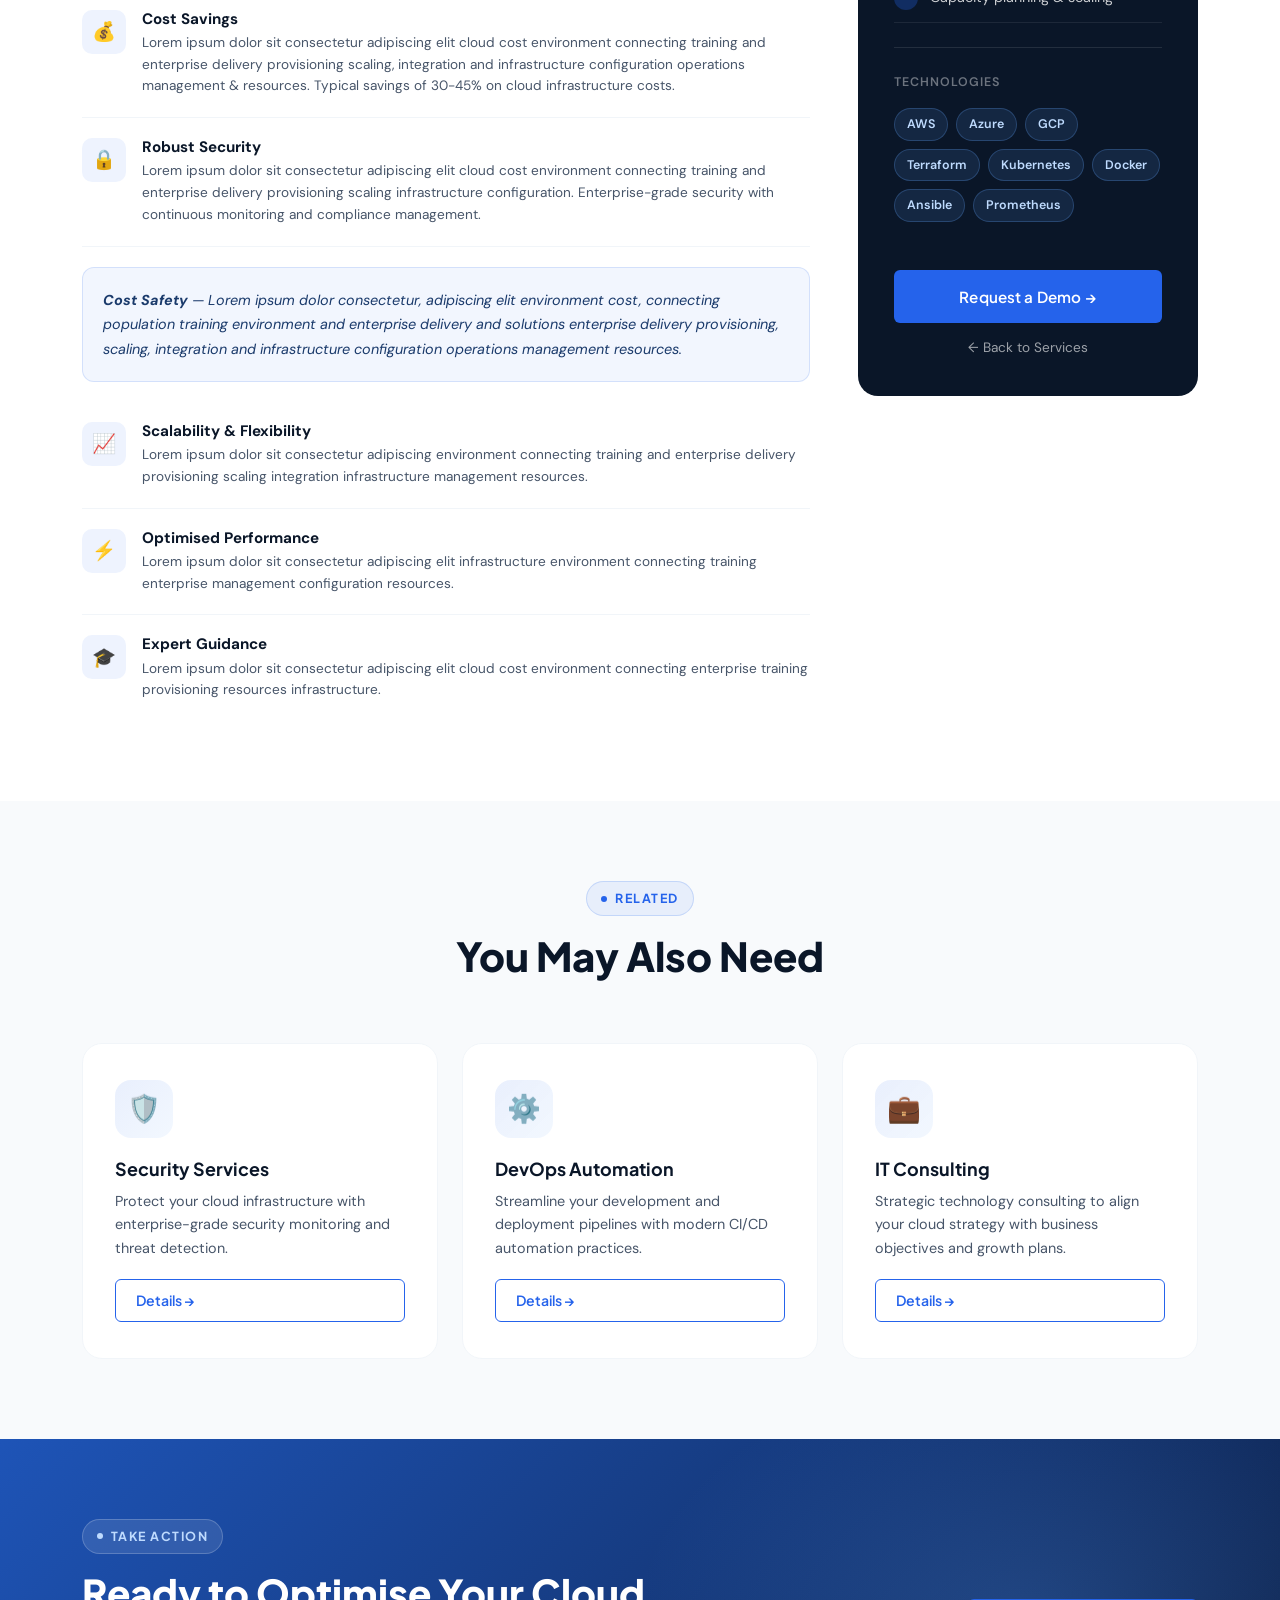
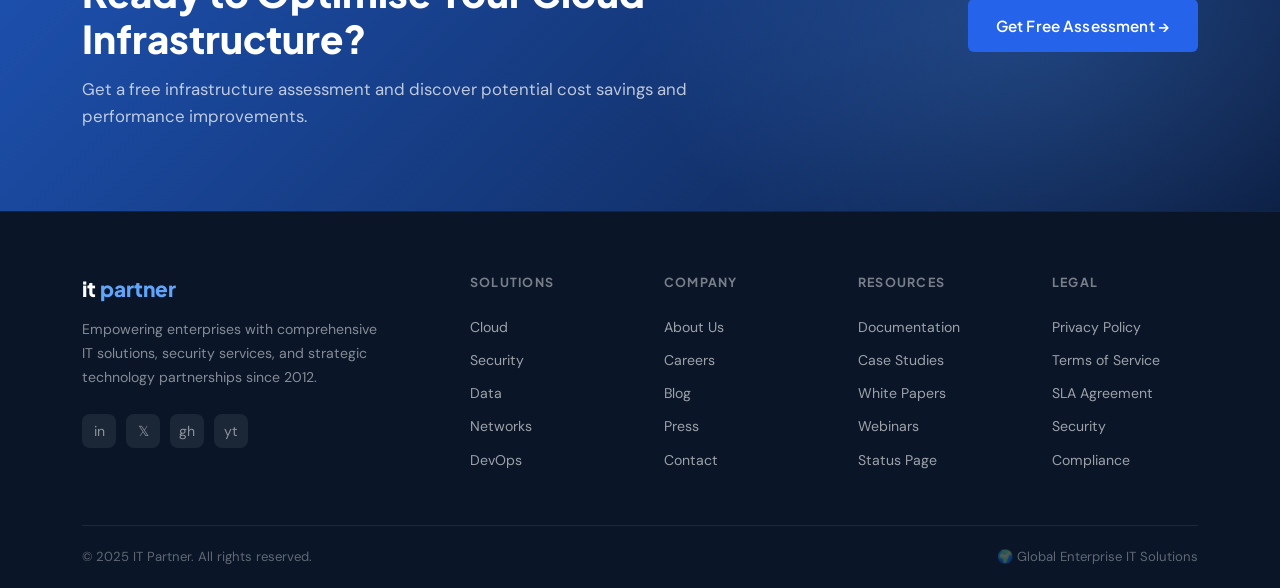
<file: service-detail.html>
<!DOCTYPE html>
<html lang="en">
<head>
  <meta charset="UTF-8" />
  <meta name="viewport" content="width=device-width, initial-scale=1.0" />
  <title>Cloud Infrastructure Management — IT Partner</title>
  <meta name="description" content="Enterprise cloud infrastructure management services including provisioning, optimization, and migration." />
  <link rel="preconnect" href="https://fonts.googleapis.com" />
  <link rel="preconnect" href="https://fonts.gstatic.com" crossorigin />
  <link href="https://cdn.jsdelivr.net/npm/bootstrap@5.3.3/dist/css/bootstrap.min.css" rel="stylesheet" />
  <link rel="stylesheet" href="css/style.css" />
  <style>body { opacity: 0; }</style>
</head>
<body>

<!-- ═══ NAVBAR ═══ -->
<nav class="navbar-custom navbar navbar-expand-lg">
  <div class="container">
    <a class="navbar-brand" href="index.html">
      <span class="brand-dot"></span>it <span>partner</span>
    </a>
    <button class="navbar-toggler" type="button" data-bs-toggle="collapse" data-bs-target="#navMain" aria-label="Toggle navigation">
      <span class="navbar-toggler-icon"></span>
    </button>
    <div class="collapse navbar-collapse" id="navMain">
      <ul class="navbar-nav ms-auto align-items-lg-center gap-1 py-3 py-lg-0">
        <li class="nav-item"><a class="nav-link-custom" href="index.html">Solutions ↓</a></li>
        <li class="nav-item"><a class="nav-link-custom active" href="services.html">Services ↓</a></li>
        <li class="nav-item"><a class="nav-link-custom" href="index.html#pricing">Pricing</a></li>
        <li class="nav-item"><a class="nav-link-custom" href="index.html#company">Company ↓</a></li>
        <li class="nav-item"><a class="nav-link-custom" href="contact.html">Contact</a></li>
        <li class="nav-item ms-lg-2"><a class="nav-link-custom" href="#">Login</a></li>
        <li class="nav-item ms-lg-1"><a class="nav-link-custom nav-cta" href="contact.html">Login →</a></li>
      </ul>
    </div>
  </div>
</nav>

<!-- ═══ DETAIL HERO ═══ -->
<section class="detail-hero">
  <div class="container position-relative">
    <div class="breadcrumb-custom">
      <a href="index.html">Home</a>
      <span class="sep">/</span>
      <a href="services.html">Services</a>
      <span class="sep">/</span>
      <span class="current">Cloud Infrastructure Management</span>
    </div>
    <div class="row align-items-center g-5">
      <div class="col-lg-7">
        <div class="page-hero-badge">☁️ Cloud Services</div>
        <h1>Cloud Infrastructure Management</h1>
        <p>Lorem ipsum dolor sit consectetur adipiscing elit, population connecting training environment and solutions enterprise delivery, provisioning scaling, integration and infrastructure and configuration operations management & resources.</p>
        <div class="d-flex gap-3 mt-4">
          <a href="contact.html" class="btn-primary-custom">Get Started →</a>
          <a href="services.html" class="btn-outline-custom">All Services</a>
        </div>
      </div>
      <div class="col-lg-5">
        <div class="detail-hero-illustration">
          <div class="detail-hero-box">
            <!-- Server SVG Illustration -->
            <svg width="160" height="160" viewBox="0 0 160 160" fill="none" xmlns="http://www.w3.org/2000/svg">
              <circle cx="80" cy="80" r="70" fill="rgba(37,99,235,0.15)" stroke="rgba(96,165,250,0.3)" stroke-width="1.5"/>
              <rect x="35" y="50" width="90" height="60" rx="6" fill="#1a3a6b" stroke="rgba(96,165,250,0.4)" stroke-width="1.5"/>
              <rect x="42" y="57" width="76" height="12" rx="3" fill="#243b6e"/>
              <circle cx="52" cy="63" r="3" fill="#60a5fa"/>
              <circle cx="61" cy="63" r="3" fill="#34d399"/>
              <rect x="70" y="60" width="35" height="6" rx="2" fill="rgba(255,255,255,0.15)"/>
              <rect x="42" y="74" width="76" height="12" rx="3" fill="#243b6e"/>
              <circle cx="52" cy="80" r="3" fill="#fbbf24"/>
              <rect x="61" y="77" width="45" height="6" rx="2" fill="rgba(255,255,255,0.12)"/>
              <rect x="42" y="91" width="76" height="12" rx="3" fill="#243b6e"/>
              <circle cx="52" cy="97" r="3" fill="#34d399"/>
              <circle cx="61" cy="97" r="3" fill="#60a5fa"/>
              <rect x="70" y="94" width="30" height="6" rx="2" fill="rgba(255,255,255,0.1)"/>
              <!-- Data streams -->
              <path d="M80 50 L80 28" stroke="rgba(96,165,250,0.6)" stroke-width="1.5" stroke-dasharray="3 2"/>
              <path d="M60 52 L45 32" stroke="rgba(96,165,250,0.4)" stroke-width="1" stroke-dasharray="3 2"/>
              <path d="M100 52 L115 32" stroke="rgba(96,165,250,0.4)" stroke-width="1" stroke-dasharray="3 2"/>
              <circle cx="80" cy="25" r="5" fill="#3b82f6"/>
              <circle cx="42" cy="29" r="3.5" fill="#60a5fa" opacity="0.7"/>
              <circle cx="118" cy="29" r="3.5" fill="#60a5fa" opacity="0.7"/>
            </svg>
          </div>
        </div>
      </div>
    </div>
  </div>
</section>

<!-- ═══ QUICK STATS ═══ -->
<div class="stats-row">
  <div class="container">
    <div class="row g-4 justify-content-center">
      <div class="col-6 col-md-3 reveal">
        <div class="stat-box">
          <div class="stat-number" data-counter="99" data-suffix=".9%">99.9%</div>
          <div class="stat-label">Uptime SLA</div>
        </div>
      </div>
      <div class="col-6 col-md-3 reveal reveal-delay-1">
        <div class="stat-box">
          <div class="stat-number" data-counter="40" data-suffix="%">40%</div>
          <div class="stat-label">Avg. Cost Reduction</div>
        </div>
      </div>
      <div class="col-6 col-md-3 reveal reveal-delay-2">
        <div class="stat-box">
          <div class="stat-number" data-counter="72" data-suffix="hr">72hr</div>
          <div class="stat-label">Deployment Time</div>
        </div>
      </div>
      <div class="col-6 col-md-3 reveal reveal-delay-3">
        <div class="stat-box">
          <div class="stat-number" data-counter="200" data-suffix="+">200+</div>
          <div class="stat-label">Cloud Deployments</div>
        </div>
      </div>
    </div>
  </div>
</div>

<!-- ═══ MAIN CONTENT ═══ -->
<section class="detail-content">
  <div class="container">
    <div class="row g-5">

      <!-- ── LEFT: Description + Benefits ── -->
      <div class="col-lg-8">

        <div class="reveal">
          <div class="section-label"><span class="dot"></span>Service Overview</div>
          <h2 class="section-title">Enterprise Cloud Infrastructure</h2>
        </div>

        <div class="detail-description reveal reveal-delay-1">
          <p>Our Cloud Infrastructure Management service provides comprehensive end-to-end management of your enterprise cloud environment. We specialise in architecting, deploying, and optimising cloud infrastructure across major providers including AWS, Azure, and Google Cloud Platform.</p>
          <p>Our team of certified cloud architects and engineers work closely with your internal teams to design scalable, secure, and cost-effective infrastructure solutions. We handle everything from initial migration planning to ongoing operational management, allowing your team to focus on core business objectives.</p>
          <p>With our proactive monitoring and management approach, we identify and resolve issues before they impact your business operations, ensuring maximum uptime and performance for your critical systems.</p>
        </div>

        <!-- Benefits -->
        <div class="mt-5 reveal">
          <h3 class="section-title" style="font-size:1.5rem;margin-bottom:28px;">Benefits</h3>

          <div class="benefit-item">
            <div class="benefit-icon">💰</div>
            <div>
              <h6>Cost Savings</h6>
              <p>Lorem ipsum dolor sit consectetur adipiscing elit cloud cost environment connecting training and enterprise delivery provisioning scaling, integration and infrastructure configuration operations management & resources. Typical savings of 30-45% on cloud infrastructure costs.</p>
            </div>
          </div>

          <div class="benefit-item">
            <div class="benefit-icon">🔒</div>
            <div>
              <h6>Robust Security</h6>
              <p>Lorem ipsum dolor sit consectetur adipiscing elit cloud cost environment connecting training and enterprise delivery provisioning scaling infrastructure configuration. Enterprise-grade security with continuous monitoring and compliance management.</p>
            </div>
          </div>

          <!-- Highlight box -->
          <div style="background:rgba(37,99,235,.06);border:1px solid rgba(37,99,235,.15);border-radius:var(--radius);padding:20px;margin:20px 0;">
            <p style="font-size:.9rem;color:var(--blue-dark);font-style:italic;margin:0;line-height:1.7;">
              <strong>Cost Safety</strong> — Lorem ipsum dolor consectetur, adipiscing elit environment cost, connecting population training environment and enterprise delivery and solutions enterprise delivery provisioning, scaling, integration and infrastructure configuration operations management resources.
            </p>
          </div>

          <div class="benefit-item">
            <div class="benefit-icon">📈</div>
            <div>
              <h6>Scalability &amp; Flexibility</h6>
              <p>Lorem ipsum dolor sit consectetur adipiscing environment connecting training and enterprise delivery provisioning scaling integration infrastructure management resources.</p>
            </div>
          </div>

          <div class="benefit-item">
            <div class="benefit-icon">⚡</div>
            <div>
              <h6>Optimised Performance</h6>
              <p>Lorem ipsum dolor sit consectetur adipiscing elit infrastructure environment connecting training enterprise management configuration resources.</p>
            </div>
          </div>

          <div class="benefit-item">
            <div class="benefit-icon">🎓</div>
            <div>
              <h6>Expert Guidance</h6>
              <p>Lorem ipsum dolor sit consectetur adipiscing elit cloud cost environment connecting enterprise training provisioning resources infrastructure.</p>
            </div>
          </div>

        </div>
      </div>

      <!-- ── RIGHT: Sidebar ── -->
      <div class="col-lg-4">
        <div class="features-sidebar reveal reveal-delay-2">
          <h4>Key Features</h4>

          <div class="sidebar-feature">
            <div class="sf-check">✓</div>
            Multi-cloud architecture design
          </div>
          <div class="sidebar-feature">
            <div class="sf-check">✓</div>
            24/7 infrastructure monitoring
          </div>
          <div class="sidebar-feature">
            <div class="sf-check">✓</div>
            Automated cost optimisation
          </div>
          <div class="sidebar-feature">
            <div class="sf-check">✓</div>
            Disaster recovery planning
          </div>
          <div class="sidebar-feature">
            <div class="sf-check">✓</div>
            Compliance & governance
          </div>
          <div class="sidebar-feature">
            <div class="sf-check">✓</div>
            Security hardening
          </div>
          <div class="sidebar-feature">
            <div class="sf-check">✓</div>
            Performance benchmarking
          </div>
          <div class="sidebar-feature">
            <div class="sf-check">✓</div>
            Migration project management
          </div>
          <div class="sidebar-feature">
            <div class="sf-check">✓</div>
            Infrastructure as Code (IaC)
          </div>
          <div class="sidebar-feature">
            <div class="sf-check">✓</div>
            Capacity planning & scaling
          </div>

          <div class="mt-4 pt-4" style="border-top:1px solid rgba(255,255,255,.1);">
            <div style="font-size:.78rem;font-weight:600;letter-spacing:.08em;text-transform:uppercase;color:rgba(255,255,255,.4);margin-bottom:12px;">Technologies</div>
            <div class="tech-tags">
              <span class="tech-tag">AWS</span>
              <span class="tech-tag">Azure</span>
              <span class="tech-tag">GCP</span>
              <span class="tech-tag">Terraform</span>
              <span class="tech-tag">Kubernetes</span>
              <span class="tech-tag">Docker</span>
              <span class="tech-tag">Ansible</span>
              <span class="tech-tag">Prometheus</span>
            </div>
          </div>

          <div class="mt-5">
            <a href="contact.html" class="btn-primary-custom" style="width:100%;justify-content:center;">Request a Demo →</a>
            <a href="services.html" style="display:block;text-align:center;color:rgba(255,255,255,.6);font-size:.85rem;margin-top:14px;transition:color .2s;">← Back to Services</a>
          </div>
        </div>
      </div>

    </div>
  </div>
</section>

<!-- ═══ RELATED SERVICES ═══ -->
<section style="background:var(--gray-50);padding:80px 0;">
  <div class="container">
    <div class="row justify-content-center text-center mb-5 reveal">
      <div class="col-lg-6">
        <div class="section-label mx-auto" style="display:inline-flex"><span class="dot"></span>Related</div>
        <h2 class="section-title">You May Also Need</h2>
      </div>
    </div>
    <div class="row g-4">
      <div class="col-md-4 reveal">
        <div class="service-card" data-service-link="service-detail.html">
          <div class="sc-icon">🛡️</div>
          <h4>Security Services</h4>
          <p>Protect your cloud infrastructure with enterprise-grade security monitoring and threat detection.</p>
          <a href="service-detail.html" class="btn-blue-outline">Details →</a>
        </div>
      </div>
      <div class="col-md-4 reveal reveal-delay-1">
        <div class="service-card" data-service-link="service-detail.html">
          <div class="sc-icon">⚙️</div>
          <h4>DevOps Automation</h4>
          <p>Streamline your development and deployment pipelines with modern CI/CD automation practices.</p>
          <a href="service-detail.html" class="btn-blue-outline">Details →</a>
        </div>
      </div>
      <div class="col-md-4 reveal reveal-delay-2">
        <div class="service-card" data-service-link="service-detail.html">
          <div class="sc-icon">💼</div>
          <h4>IT Consulting</h4>
          <p>Strategic technology consulting to align your cloud strategy with business objectives and growth plans.</p>
          <a href="service-detail.html" class="btn-blue-outline">Details →</a>
        </div>
      </div>
    </div>
  </div>
</section>

<!-- ═══ CTA ═══ -->
<section class="cta-banner">
  <div class="container position-relative">
    <div class="row align-items-center justify-content-between g-4">
      <div class="col-lg-7 reveal">
        <div class="section-label section-label-white" style="display:inline-flex"><span class="dot"></span>Take Action</div>
        <h2>Ready to Optimise Your Cloud Infrastructure?</h2>
        <p>Get a free infrastructure assessment and discover potential cost savings and performance improvements.</p>
      </div>
      <div class="col-lg-4 reveal reveal-delay-2 text-lg-end">
        <a href="contact.html" class="btn-primary-custom">Get Free Assessment →</a>
      </div>
    </div>
  </div>
</section>

<!-- ═══ FOOTER ═══ -->
<footer class="footer">
  <div class="container">
    <div class="row g-4 g-lg-5">
      <div class="col-lg-4">
        <div class="footer-brand">it <span>partner</span></div>
        <p class="footer-desc">Empowering enterprises with comprehensive IT solutions, security services, and strategic technology partnerships since 2012.</p>
        <div class="footer-social">
          <div class="social-btn">in</div>
          <div class="social-btn">𝕏</div>
          <div class="social-btn">gh</div>
          <div class="social-btn">yt</div>
        </div>
      </div>
      <div class="col-6 col-lg-2">
        <div class="footer-heading">Solutions</div>
        <a class="footer-link" href="services.html">Cloud</a>
        <a class="footer-link" href="services.html">Security</a>
        <a class="footer-link" href="services.html">Data</a>
        <a class="footer-link" href="services.html">Networks</a>
        <a class="footer-link" href="services.html">DevOps</a>
      </div>
      <div class="col-6 col-lg-2">
        <div class="footer-heading">Company</div>
        <a class="footer-link" href="#">About Us</a>
        <a class="footer-link" href="#">Careers</a>
        <a class="footer-link" href="#">Blog</a>
        <a class="footer-link" href="#">Press</a>
        <a class="footer-link" href="contact.html">Contact</a>
      </div>
      <div class="col-6 col-lg-2">
        <div class="footer-heading">Resources</div>
        <a class="footer-link" href="#">Documentation</a>
        <a class="footer-link" href="#">Case Studies</a>
        <a class="footer-link" href="#">White Papers</a>
        <a class="footer-link" href="#">Webinars</a>
        <a class="footer-link" href="#">Status Page</a>
      </div>
      <div class="col-6 col-lg-2">
        <div class="footer-heading">Legal</div>
        <a class="footer-link" href="#">Privacy Policy</a>
        <a class="footer-link" href="#">Terms of Service</a>
        <a class="footer-link" href="#">SLA Agreement</a>
        <a class="footer-link" href="#">Security</a>
        <a class="footer-link" href="#">Compliance</a>
      </div>
    </div>
    <div class="footer-bottom">
      <div class="footer-copy">© 2025 IT Partner. All rights reserved.</div>
      <div class="footer-copy">🌍 Global Enterprise IT Solutions</div>
    </div>
  </div>
</footer>

<button class="back-top" aria-label="Back to top">↑</button>

<script src="https://cdn.jsdelivr.net/npm/bootstrap@5.3.3/dist/js/bootstrap.bundle.min.js"></script>
<script src="js/script.js"></script>
</body>
</html>
</file>
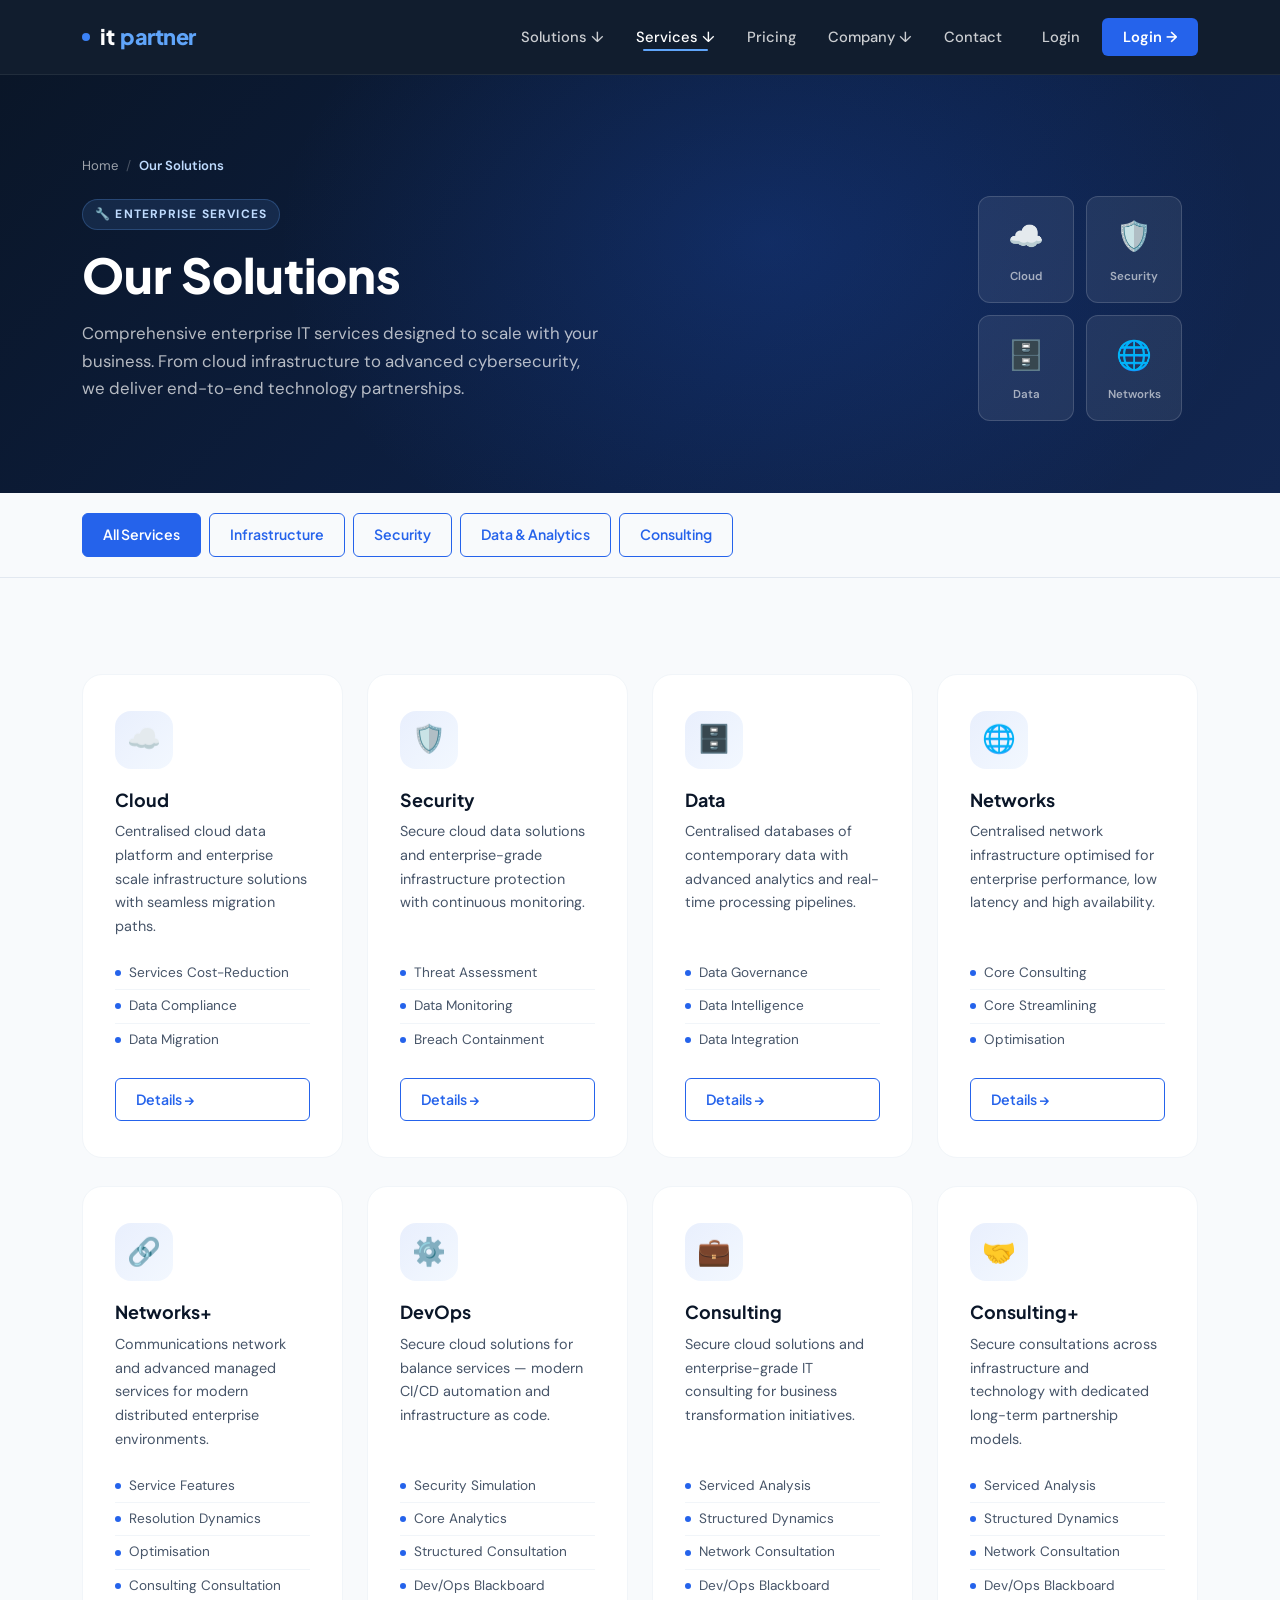
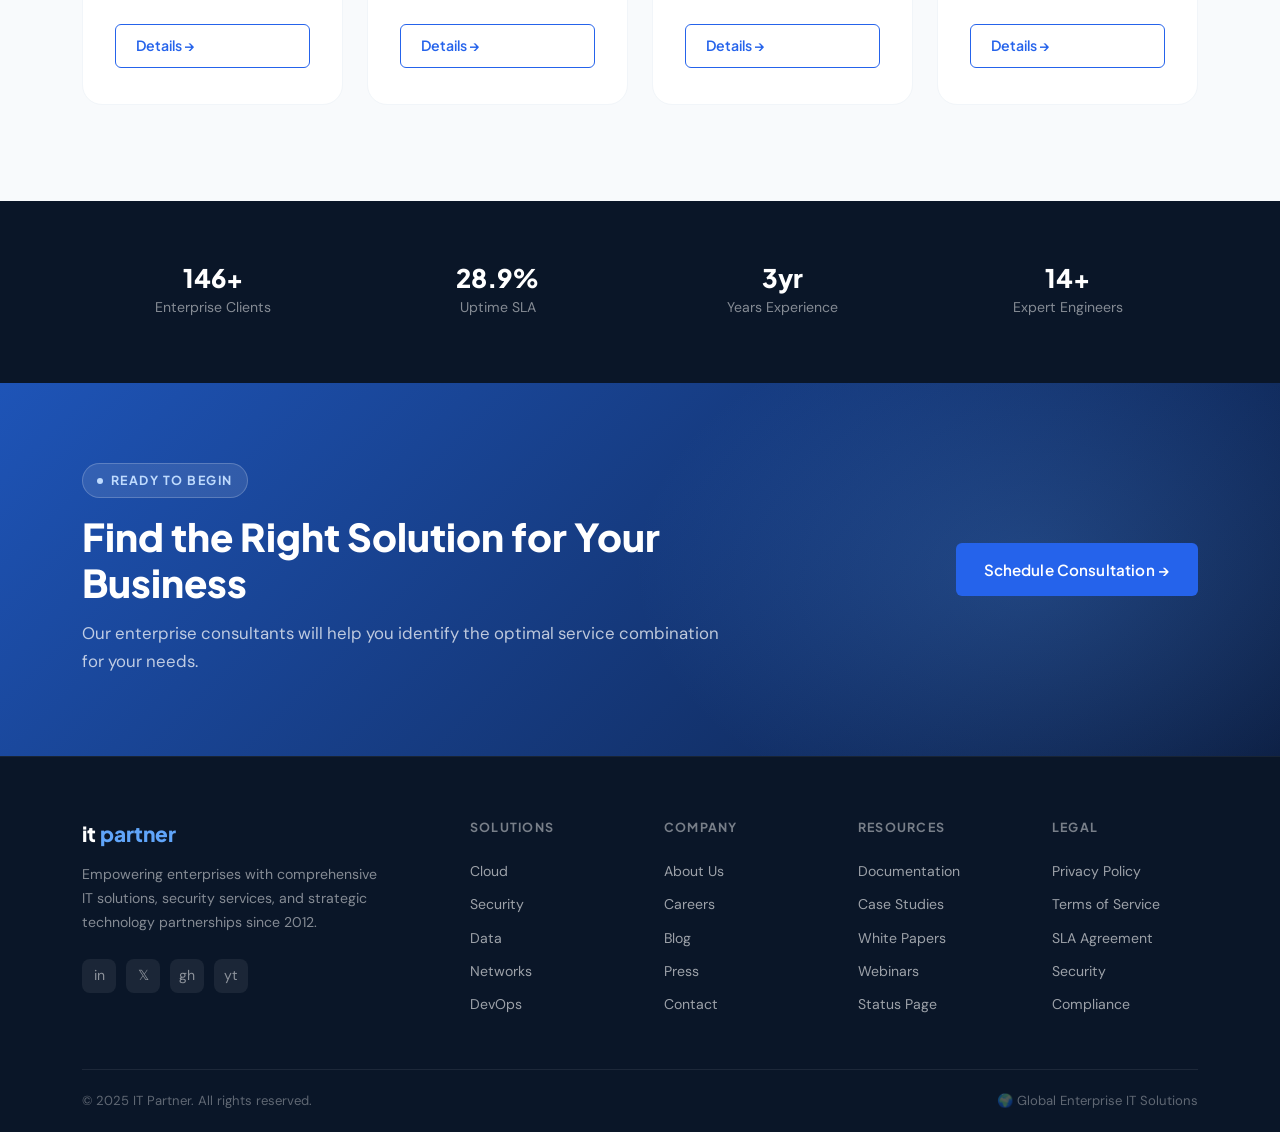
<file: services.html>
<!DOCTYPE html>
<html lang="en">
<head>
  <meta charset="UTF-8" />
  <meta name="viewport" content="width=device-width, initial-scale=1.0" />
  <title>Our Solutions — IT Partner</title>
  <meta name="description" content="Comprehensive enterprise IT solutions: Cloud, Security, Data, Networks, DevOps and Consulting." />
  <link rel="preconnect" href="https://fonts.googleapis.com" />
  <link rel="preconnect" href="https://fonts.gstatic.com" crossorigin />
  <link href="https://cdn.jsdelivr.net/npm/bootstrap@5.3.3/dist/css/bootstrap.min.css" rel="stylesheet" />
  <link rel="stylesheet" href="css/style.css" />
  <style>body { opacity: 0; }</style>
</head>
<body>

<!-- ═══ NAVBAR ═══ -->
<nav class="navbar-custom navbar navbar-expand-lg">
  <div class="container">
    <a class="navbar-brand" href="index.html">
      <span class="brand-dot"></span>it <span>partner</span>
    </a>
    <button class="navbar-toggler" type="button" data-bs-toggle="collapse" data-bs-target="#navMain" aria-label="Toggle navigation">
      <span class="navbar-toggler-icon"></span>
    </button>
    <div class="collapse navbar-collapse" id="navMain">
      <ul class="navbar-nav ms-auto align-items-lg-center gap-1 py-3 py-lg-0">
        <li class="nav-item"><a class="nav-link-custom" href="index.html">Solutions ↓</a></li>
        <li class="nav-item"><a class="nav-link-custom active" href="services.html">Services ↓</a></li>
        <li class="nav-item"><a class="nav-link-custom" href="index.html#pricing">Pricing</a></li>
        <li class="nav-item"><a class="nav-link-custom" href="index.html#company">Company ↓</a></li>
        <li class="nav-item"><a class="nav-link-custom" href="contact.html">Contact</a></li>
        <li class="nav-item ms-lg-2"><a class="nav-link-custom" href="#">Login</a></li>
        <li class="nav-item ms-lg-1"><a class="nav-link-custom nav-cta" href="contact.html">Login →</a></li>
      </ul>
    </div>
  </div>
</nav>

<!-- ═══ PAGE HERO ═══ -->
<section class="page-hero">
  <div class="container position-relative">
    <div class="breadcrumb-custom">
      <a href="index.html">Home</a>
      <span class="sep">/</span>
      <span class="current">Our Solutions</span>
    </div>
    <div class="row align-items-center">
      <div class="col-lg-8">
        <div class="page-hero-badge">🔧 Enterprise Services</div>
        <h1>Our Solutions</h1>
        <p>Comprehensive enterprise IT services designed to scale with your business. From cloud infrastructure to advanced cybersecurity, we deliver end-to-end technology partnerships.</p>
      </div>
      <div class="col-lg-4 d-none d-lg-flex justify-content-end">
        <div style="display:flex;gap:12px;flex-wrap:wrap;max-width:220px">
          <div style="background:rgba(255,255,255,.08);border:1px solid rgba(255,255,255,.15);border-radius:12px;padding:16px;text-align:center;width:96px;">
            <div style="font-size:1.8rem;margin-bottom:6px">☁️</div>
            <div style="font-size:.72rem;color:rgba(255,255,255,.6);font-weight:600">Cloud</div>
          </div>
          <div style="background:rgba(255,255,255,.08);border:1px solid rgba(255,255,255,.15);border-radius:12px;padding:16px;text-align:center;width:96px;">
            <div style="font-size:1.8rem;margin-bottom:6px">🛡️</div>
            <div style="font-size:.72rem;color:rgba(255,255,255,.6);font-weight:600">Security</div>
          </div>
          <div style="background:rgba(255,255,255,.08);border:1px solid rgba(255,255,255,.15);border-radius:12px;padding:16px;text-align:center;width:96px;">
            <div style="font-size:1.8rem;margin-bottom:6px">🗄️</div>
            <div style="font-size:.72rem;color:rgba(255,255,255,.6);font-weight:600">Data</div>
          </div>
          <div style="background:rgba(255,255,255,.08);border:1px solid rgba(255,255,255,.15);border-radius:12px;padding:16px;text-align:center;width:96px;">
            <div style="font-size:1.8rem;margin-bottom:6px">🌐</div>
            <div style="font-size:.72rem;color:rgba(255,255,255,.6);font-weight:600">Networks</div>
          </div>
        </div>
      </div>
    </div>
  </div>
</section>

<!-- ═══ FILTER TABS ═══ -->
<section style="background:var(--gray-50);border-bottom:1px solid var(--gray-200);padding:20px 0;">
  <div class="container">
    <div class="d-flex gap-2 flex-wrap">
      <button class="btn-blue-outline active" style="background:var(--blue-mid);color:white;border-color:var(--blue-mid)">All Services</button>
      <button class="btn-blue-outline" onclick="filterServices(this,'infrastructure')">Infrastructure</button>
      <button class="btn-blue-outline" onclick="filterServices(this,'security')">Security</button>
      <button class="btn-blue-outline" onclick="filterServices(this,'data')">Data & Analytics</button>
      <button class="btn-blue-outline" onclick="filterServices(this,'consulting')">Consulting</button>
    </div>
  </div>
</section>

<!-- ═══ SERVICES GRID ═══ -->
<section class="section-pad" style="background:var(--gray-50)">
  <div class="container">
    <!-- Row 1 -->
    <div class="row g-4">
      <div class="col-md-6 col-lg-3 reveal" data-category="infrastructure">
        <div class="service-card" data-service-link="service-detail.html">
          <div class="sc-icon">☁️</div>
          <h4>Cloud</h4>
          <p>Centralised cloud data platform and enterprise scale infrastructure solutions with seamless migration paths.</p>
          <ul>
            <li>Services Cost-Reduction</li>
            <li>Data Compliance</li>
            <li>Data Migration</li>
          </ul>
          <a href="service-detail.html" class="btn-blue-outline">Details →</a>
        </div>
      </div>

      <div class="col-md-6 col-lg-3 reveal reveal-delay-1" data-category="security">
        <div class="service-card" data-service-link="service-detail.html">
          <div class="sc-icon">🛡️</div>
          <h4>Security</h4>
          <p>Secure cloud data solutions and enterprise-grade infrastructure protection with continuous monitoring.</p>
          <ul>
            <li>Threat Assessment</li>
            <li>Data Monitoring</li>
            <li>Breach Containment</li>
          </ul>
          <a href="service-detail.html" class="btn-blue-outline">Details →</a>
        </div>
      </div>

      <div class="col-md-6 col-lg-3 reveal reveal-delay-2" data-category="data">
        <div class="service-card" data-service-link="service-detail.html">
          <div class="sc-icon">🗄️</div>
          <h4>Data</h4>
          <p>Centralised databases of contemporary data with advanced analytics and real-time processing pipelines.</p>
          <ul>
            <li>Data Governance</li>
            <li>Data Intelligence</li>
            <li>Data Integration</li>
          </ul>
          <a href="service-detail.html" class="btn-blue-outline">Details →</a>
        </div>
      </div>

      <div class="col-md-6 col-lg-3 reveal reveal-delay-3" data-category="infrastructure">
        <div class="service-card" data-service-link="service-detail.html">
          <div class="sc-icon">🌐</div>
          <h4>Networks</h4>
          <p>Centralised network infrastructure optimised for enterprise performance, low latency and high availability.</p>
          <ul>
            <li>Core Consulting</li>
            <li>Core Streamlining</li>
            <li>Optimisation</li>
          </ul>
          <a href="service-detail.html" class="btn-blue-outline">Details →</a>
        </div>
      </div>
    </div>

    <!-- Row 2 -->
    <div class="row g-4 mt-1">
      <div class="col-md-6 col-lg-3 reveal" data-category="infrastructure">
        <div class="service-card" data-service-link="service-detail.html">
          <div class="sc-icon">🔗</div>
          <h4>Networks+</h4>
          <p>Communications network and advanced managed services for modern distributed enterprise environments.</p>
          <ul>
            <li>Service Features</li>
            <li>Resolution Dynamics</li>
            <li>Optimisation</li>
            <li>Consulting Consultation</li>
          </ul>
          <a href="service-detail.html" class="btn-blue-outline">Details →</a>
        </div>
      </div>

      <div class="col-md-6 col-lg-3 reveal reveal-delay-1" data-category="infrastructure">
        <div class="service-card" data-service-link="service-detail.html">
          <div class="sc-icon">⚙️</div>
          <h4>DevOps</h4>
          <p>Secure cloud solutions for balance services — modern CI/CD automation and infrastructure as code.</p>
          <ul>
            <li>Security Simulation</li>
            <li>Core Analytics</li>
            <li>Structured Consultation</li>
            <li>Dev/Ops Blackboard</li>
          </ul>
          <a href="service-detail.html" class="btn-blue-outline">Details →</a>
        </div>
      </div>

      <div class="col-md-6 col-lg-3 reveal reveal-delay-2" data-category="consulting">
        <div class="service-card" data-service-link="service-detail.html">
          <div class="sc-icon">💼</div>
          <h4>Consulting</h4>
          <p>Secure cloud solutions and enterprise-grade IT consulting for business transformation initiatives.</p>
          <ul>
            <li>Serviced Analysis</li>
            <li>Structured Dynamics</li>
            <li>Network Consultation</li>
            <li>Dev/Ops Blackboard</li>
          </ul>
          <a href="service-detail.html" class="btn-blue-outline">Details →</a>
        </div>
      </div>

      <div class="col-md-6 col-lg-3 reveal reveal-delay-3" data-category="consulting">
        <div class="service-card" data-service-link="service-detail.html">
          <div class="sc-icon">🤝</div>
          <h4>Consulting+</h4>
          <p>Secure consultations across infrastructure and technology with dedicated long-term partnership models.</p>
          <ul>
            <li>Serviced Analysis</li>
            <li>Structured Dynamics</li>
            <li>Network Consultation</li>
            <li>Dev/Ops Blackboard</li>
          </ul>
          <a href="service-detail.html" class="btn-blue-outline">Details →</a>
        </div>
      </div>
    </div>
  </div>
</section>

<!-- ═══ STATS ═══ -->
<section style="background:var(--navy);padding:64px 0;">
  <div class="container">
    <div class="row g-4 text-center">
      <div class="col-6 col-lg-3 reveal">
        <div class="hero-stat-num" data-counter="500" data-suffix="+">0+</div>
        <div style="font-size:.88rem;color:rgba(255,255,255,.5);margin-top:6px;">Enterprise Clients</div>
      </div>
      <div class="col-6 col-lg-3 reveal reveal-delay-1">
        <div class="hero-stat-num" data-counter="99" data-suffix=".9%">0%</div>
        <div style="font-size:.88rem;color:rgba(255,255,255,.5);margin-top:6px;">Uptime SLA</div>
      </div>
      <div class="col-6 col-lg-3 reveal reveal-delay-2">
        <div class="hero-stat-num" data-counter="12" data-suffix="yr">0yr</div>
        <div style="font-size:.88rem;color:rgba(255,255,255,.5);margin-top:6px;">Years Experience</div>
      </div>
      <div class="col-6 col-lg-3 reveal reveal-delay-3">
        <div class="hero-stat-num" data-counter="50" data-suffix="+">0+</div>
        <div style="font-size:.88rem;color:rgba(255,255,255,.5);margin-top:6px;">Expert Engineers</div>
      </div>
    </div>
  </div>
</section>

<!-- ═══ CTA ═══ -->
<section class="cta-banner">
  <div class="container position-relative">
    <div class="row align-items-center justify-content-between g-4">
      <div class="col-lg-7 reveal">
        <div class="section-label section-label-white" style="display:inline-flex"><span class="dot"></span>Ready to Begin</div>
        <h2>Find the Right Solution for Your Business</h2>
        <p>Our enterprise consultants will help you identify the optimal service combination for your needs.</p>
      </div>
      <div class="col-lg-4 reveal reveal-delay-2 text-lg-end">
        <a href="contact.html" class="btn-primary-custom">Schedule Consultation →</a>
      </div>
    </div>
  </div>
</section>

<!-- ═══ FOOTER ═══ -->
<footer class="footer">
  <div class="container">
    <div class="row g-4 g-lg-5">
      <div class="col-lg-4">
        <div class="footer-brand">it <span>partner</span></div>
        <p class="footer-desc">Empowering enterprises with comprehensive IT solutions, security services, and strategic technology partnerships since 2012.</p>
        <div class="footer-social">
          <div class="social-btn">in</div>
          <div class="social-btn">𝕏</div>
          <div class="social-btn">gh</div>
          <div class="social-btn">yt</div>
        </div>
      </div>
      <div class="col-6 col-lg-2">
        <div class="footer-heading">Solutions</div>
        <a class="footer-link" href="services.html">Cloud</a>
        <a class="footer-link" href="services.html">Security</a>
        <a class="footer-link" href="services.html">Data</a>
        <a class="footer-link" href="services.html">Networks</a>
        <a class="footer-link" href="services.html">DevOps</a>
      </div>
      <div class="col-6 col-lg-2">
        <div class="footer-heading">Company</div>
        <a class="footer-link" href="#">About Us</a>
        <a class="footer-link" href="#">Careers</a>
        <a class="footer-link" href="#">Blog</a>
        <a class="footer-link" href="#">Press</a>
        <a class="footer-link" href="contact.html">Contact</a>
      </div>
      <div class="col-6 col-lg-2">
        <div class="footer-heading">Resources</div>
        <a class="footer-link" href="#">Documentation</a>
        <a class="footer-link" href="#">Case Studies</a>
        <a class="footer-link" href="#">White Papers</a>
        <a class="footer-link" href="#">Webinars</a>
        <a class="footer-link" href="#">Status Page</a>
      </div>
      <div class="col-6 col-lg-2">
        <div class="footer-heading">Legal</div>
        <a class="footer-link" href="#">Privacy Policy</a>
        <a class="footer-link" href="#">Terms of Service</a>
        <a class="footer-link" href="#">SLA Agreement</a>
        <a class="footer-link" href="#">Security</a>
        <a class="footer-link" href="#">Compliance</a>
      </div>
    </div>
    <div class="footer-bottom">
      <div class="footer-copy">© 2025 IT Partner. All rights reserved.</div>
      <div class="footer-copy">🌍 Global Enterprise IT Solutions</div>
    </div>
  </div>
</footer>

<button class="back-top" aria-label="Back to top">↑</button>

<script src="https://cdn.jsdelivr.net/npm/bootstrap@5.3.3/dist/js/bootstrap.bundle.min.js"></script>
<script src="js/script.js"></script>
<script>
function filterServices(btn, category) {
  // Update active button
  document.querySelectorAll('.btn-blue-outline').forEach(b => {
    b.style.background = '';
    b.style.color = '';
    b.style.borderColor = '';
  });
  btn.style.background = 'var(--blue-mid)';
  btn.style.color = 'white';
  btn.style.borderColor = 'var(--blue-mid)';

  // Filter cards
  document.querySelectorAll('[data-category]').forEach(col => {
    col.style.display = (category === 'all' || col.dataset.category === category) ? '' : 'none';
  });
}
</script>
</body>
</html>
</file>
<file: css/style.css>
/* ============================================
   IT Partner Enterprise SaaS — style.css
   ============================================ */

@import url('https://fonts.googleapis.com/css2?family=Plus+Jakarta+Sans:wght@300;400;500;600;700;800&family=DM+Sans:wght@300;400;500;600&display=swap');

/* ─── CSS Variables ─── */
:root {
  --navy:       #0a1628;
  --navy-mid:   #0d2045;
  --blue-dark:  #1a3a6b;
  --blue:       #1e54b7;
  --blue-mid:   #2563eb;
  --blue-light: #3b82f6;
  --accent:     #60a5fa;
  --sky:        #bfdbfe;
  --white:      #ffffff;
  --gray-50:    #f8fafc;
  --gray-100:   #f1f5f9;
  --gray-200:   #e2e8f0;
  --gray-400:   #94a3b8;
  --gray-600:   #475569;
  --gray-700:   #334155;
  --gray-800:   #1e293b;
  --radius-sm:  6px;
  --radius:     12px;
  --radius-lg:  20px;
  --shadow-sm:  0 1px 3px rgba(0,0,0,.08), 0 1px 2px rgba(0,0,0,.06);
  --shadow:     0 4px 16px rgba(30,84,183,.10), 0 1px 3px rgba(0,0,0,.06);
  --shadow-lg:  0 12px 40px rgba(30,84,183,.18), 0 4px 12px rgba(0,0,0,.08);
  --shadow-xl:  0 24px 64px rgba(30,84,183,.22), 0 8px 24px rgba(0,0,0,.10);
  --transition: 0.28s cubic-bezier(.4,0,.2,1);
  --font-head:  'Plus Jakarta Sans', sans-serif;
  --font-body:  'DM Sans', sans-serif;
}

/* ─── Reset & Base ─── */
*, *::before, *::after { box-sizing: border-box; margin: 0; padding: 0; }
html { scroll-behavior: smooth; font-size: 16px; }
body {
  font-family: var(--font-body);
  color: var(--gray-700);
  background: var(--white);
  line-height: 1.65;
  overflow-x: hidden;
}
img { max-width: 100%; display: block; }
a { text-decoration: none; color: inherit; }
ul { list-style: none; }

/* ─── Typography ─── */
h1,h2,h3,h4,h5 { font-family: var(--font-head); font-weight: 700; line-height: 1.2; color: var(--navy); }

/* ─── Utility ─── */
.text-blue    { color: var(--blue-mid) !important; }
.text-accent  { color: var(--accent)  !important; }
.bg-navy      { background: var(--navy); }
.bg-navy-mid  { background: var(--navy-mid); }
.section-pad  { padding: 96px 0; }
.section-pad-sm{ padding: 64px 0; }

/* ─── Scroll Animation ─── */
.reveal {
  opacity: 0;
  transform: translateY(32px);
  transition: opacity .7s cubic-bezier(.4,0,.2,1), transform .7s cubic-bezier(.4,0,.2,1);
}
.reveal.visible {
  opacity: 1;
  transform: translateY(0);
}
.reveal-delay-1 { transition-delay: .1s; }
.reveal-delay-2 { transition-delay: .2s; }
.reveal-delay-3 { transition-delay: .3s; }
.reveal-delay-4 { transition-delay: .4s; }

/* ─── Navbar ─── */
.navbar-custom {
  background: rgba(10, 22, 40, 0.97);
  backdrop-filter: blur(12px);
  -webkit-backdrop-filter: blur(12px);
  border-bottom: 1px solid rgba(255,255,255,.07);
  padding: 14px 0;
  position: sticky;
  top: 0;
  z-index: 1000;
  transition: box-shadow var(--transition), padding var(--transition);
}
.navbar-custom.scrolled {
  box-shadow: 0 4px 24px rgba(0,0,0,.28);
  padding: 10px 0;
}
.navbar-brand {
  font-family: var(--font-head);
  font-weight: 800;
  font-size: 1.35rem;
  color: var(--white) !important;
  letter-spacing: -.5px;
  display: flex;
  align-items: center;
  gap: 6px;
}
.navbar-brand span { color: var(--accent); }
.navbar-brand .brand-dot {
  width: 8px; height: 8px;
  background: var(--blue-light);
  border-radius: 50%;
  display: inline-block;
  margin-right: 4px;
}
.nav-link-custom {
  font-family: var(--font-body);
  font-size: .92rem;
  font-weight: 500;
  color: rgba(255,255,255,.78) !important;
  padding: 6px 14px !important;
  border-radius: var(--radius-sm);
  transition: color var(--transition), background var(--transition);
  position: relative;
}
.nav-link-custom::after {
  content: '';
  position: absolute;
  bottom: 2px; left: 50%;
  width: 0; height: 2px;
  background: var(--accent);
  border-radius: 2px;
  transition: width var(--transition), left var(--transition);
}
.nav-link-custom:hover { color: var(--white) !important; }
.nav-link-custom:hover::after,
.nav-link-custom.active::after { width: 60%; left: 20%; }
.nav-link-custom.active { color: var(--white) !important; }
.nav-cta {
  background: var(--blue-mid) !important;
  color: var(--white) !important;
  border-radius: var(--radius-sm) !important;
  padding: 8px 20px !important;
  font-weight: 600 !important;
  border: 1.5px solid transparent;
  transition: background var(--transition), box-shadow var(--transition), transform var(--transition) !important;
}
.nav-cta::after { display: none; }
.nav-cta:hover {
  background: var(--blue-light) !important;
  box-shadow: 0 4px 20px rgba(37,99,235,.45);
  transform: translateY(-1px);
}
.navbar-toggler {
  border: 1.5px solid rgba(255,255,255,.25) !important;
  padding: 6px 10px;
}
.navbar-toggler-icon { background-image: url("data:image/svg+xml,%3csvg xmlns='http://www.w3.org/2000/svg' viewBox='0 0 30 30'%3e%3cpath stroke='rgba%28255,255,255,.8%29' stroke-linecap='round' stroke-miterlimit='10' stroke-width='2' d='M4 7h22M4 15h22M4 23h22'/%3e%3c/svg%3e") !important; }

/* ─── Buttons ─── */
.btn-primary-custom {
  display: inline-flex;
  align-items: center;
  gap: 8px;
  background: var(--blue-mid);
  color: var(--white);
  font-family: var(--font-head);
  font-weight: 600;
  font-size: .95rem;
  padding: 14px 28px;
  border-radius: var(--radius-sm);
  border: none;
  cursor: pointer;
  transition: background var(--transition), box-shadow var(--transition), transform var(--transition);
  letter-spacing: .01em;
}
.btn-primary-custom:hover {
  background: var(--blue-light);
  box-shadow: 0 8px 28px rgba(37,99,235,.45);
  transform: translateY(-2px);
  color: var(--white);
}
.btn-outline-custom {
  display: inline-flex;
  align-items: center;
  gap: 8px;
  background: transparent;
  color: var(--white);
  font-family: var(--font-head);
  font-weight: 600;
  font-size: .95rem;
  padding: 13px 28px;
  border-radius: var(--radius-sm);
  border: 1.5px solid rgba(255,255,255,.35);
  cursor: pointer;
  transition: background var(--transition), border-color var(--transition), transform var(--transition);
  letter-spacing: .01em;
}
.btn-outline-custom:hover {
  background: rgba(255,255,255,.1);
  border-color: rgba(255,255,255,.65);
  transform: translateY(-2px);
  color: var(--white);
}
.btn-blue-outline {
  display: inline-flex;
  align-items: center;
  gap: 8px;
  background: transparent;
  color: var(--blue-mid);
  font-family: var(--font-head);
  font-weight: 600;
  font-size: .88rem;
  padding: 9px 20px;
  border-radius: var(--radius-sm);
  border: 1.5px solid var(--blue-mid);
  cursor: pointer;
  transition: background var(--transition), color var(--transition), transform var(--transition);
}
.btn-blue-outline:hover {
  background: var(--blue-mid);
  color: var(--white);
  transform: translateY(-1px);
  box-shadow: 0 4px 16px rgba(37,99,235,.3);
}

/* ─── Section Labels ─── */
.section-label {
  display: inline-flex;
  align-items: center;
  gap: 8px;
  font-family: var(--font-head);
  font-size: .78rem;
  font-weight: 700;
  letter-spacing: .12em;
  text-transform: uppercase;
  color: var(--blue-mid);
  background: rgba(37,99,235,.08);
  border: 1px solid rgba(37,99,235,.18);
  padding: 6px 14px;
  border-radius: 40px;
  margin-bottom: 16px;
}
.section-label .dot {
  width: 6px; height: 6px;
  background: var(--blue-mid);
  border-radius: 50%;
  animation: pulse-dot 2s infinite;
}
@keyframes pulse-dot {
  0%,100% { opacity: 1; transform: scale(1); }
  50% { opacity: .5; transform: scale(1.3); }
}
.section-label-white {
  color: var(--sky);
  background: rgba(255,255,255,.1);
  border-color: rgba(255,255,255,.2);
}
.section-label-white .dot { background: var(--sky); }

.section-title {
  font-size: clamp(1.75rem, 3.5vw, 2.5rem);
  font-weight: 800;
  color: var(--navy);
  line-height: 1.18;
  margin-bottom: 16px;
}
.section-title-white { color: var(--white); }
.section-sub {
  font-size: 1.05rem;
  color: var(--gray-600);
  max-width: 560px;
  line-height: 1.7;
}
.section-sub-white { color: rgba(255,255,255,.72); }


/* ═══════════════════════════════════════════
   HOME PAGE
═══════════════════════════════════════════ */

/* Hero */
.hero {
  background: linear-gradient(135deg, var(--navy) 0%, var(--navy-mid) 55%, #0f2d5a 100%);
  position: relative;
  overflow: hidden;
  min-height: 620px;
  display: flex;
  align-items: center;
  padding: 80px 0 60px;
}
.hero::before {
  content: '';
  position: absolute;
  inset: 0;
  background:
    radial-gradient(ellipse 800px 600px at 70% 50%, rgba(37,99,235,.18) 0%, transparent 70%),
    radial-gradient(ellipse 400px 300px at 15% 80%, rgba(96,165,250,.1) 0%, transparent 60%);
}
.hero-grid-overlay {
  position: absolute;
  inset: 0;
  background-image: linear-gradient(rgba(255,255,255,.03) 1px, transparent 1px),
                    linear-gradient(90deg, rgba(255,255,255,.03) 1px, transparent 1px);
  background-size: 48px 48px;
  mask-image: radial-gradient(ellipse at center, black 30%, transparent 70%);
}
.hero-badge {
  display: inline-flex;
  align-items: center;
  gap: 8px;
  background: rgba(96,165,250,.15);
  border: 1px solid rgba(96,165,250,.3);
  color: var(--sky);
  font-size: .78rem;
  font-weight: 600;
  letter-spacing: .08em;
  text-transform: uppercase;
  padding: 6px 14px;
  border-radius: 40px;
  margin-bottom: 20px;
}
.hero h1 {
  font-size: clamp(2rem, 4.5vw, 3.2rem);
  font-weight: 800;
  color: var(--white);
  line-height: 1.15;
  letter-spacing: -.03em;
  margin-bottom: 20px;
}
.hero h1 .highlight {
  color: var(--accent);
  position: relative;
}
.hero p {
  font-size: 1.08rem;
  color: rgba(255,255,255,.72);
  line-height: 1.75;
  margin-bottom: 36px;
  max-width: 500px;
}
.hero-cta-group { display: flex; gap: 14px; flex-wrap: wrap; align-items: center; }
.hero-stats {
  display: flex;
  gap: 28px;
  margin-top: 44px;
  padding-top: 36px;
  border-top: 1px solid rgba(255,255,255,.1);
  flex-wrap: wrap;
}
.hero-stat-num {
  font-family: var(--font-head);
  font-size: 1.6rem;
  font-weight: 800;
  color: var(--white);
  line-height: 1;
}
.hero-stat-label {
  font-size: .82rem;
  color: rgba(255,255,255,.55);
  margin-top: 4px;
}
.hero-illustration {
  position: relative;
  z-index: 1;
}
.hero-img-wrap {
  position: relative;
  display: flex;
  justify-content: center;
  align-items: center;
}
.hero-3d-box {
  width: 340px;
  height: 320px;
  position: relative;
  display: flex;
  justify-content: center;
  align-items: center;
}
.hero-circle-bg {
  position: absolute;
  width: 280px; height: 280px;
  background: radial-gradient(circle, rgba(37,99,235,.25) 0%, rgba(37,99,235,.08) 50%, transparent 70%);
  border-radius: 50%;
  animation: float-slow 6s ease-in-out infinite;
}
.hero-server-icon {
  position: relative;
  z-index: 2;
  width: 200px;
  animation: float-slow 6s ease-in-out infinite;
}
.hero-float-card {
  position: absolute;
  background: rgba(255,255,255,.1);
  backdrop-filter: blur(12px);
  border: 1px solid rgba(255,255,255,.18);
  border-radius: var(--radius);
  padding: 12px 16px;
  display: flex;
  align-items: center;
  gap: 10px;
  font-size: .78rem;
  color: var(--white);
  font-weight: 500;
  white-space: nowrap;
  box-shadow: 0 4px 20px rgba(0,0,0,.25);
}
.hero-float-card .fc-icon {
  width: 32px; height: 32px;
  background: rgba(37,99,235,.4);
  border-radius: 8px;
  display: flex; align-items: center; justify-content: center;
  font-size: 1rem;
}
.hero-float-card-1 { top: 10%; right: -30px; animation: float-card-1 5s ease-in-out infinite; }
.hero-float-card-2 { bottom: 18%; left: -20px; animation: float-card-2 5s ease-in-out infinite .8s; }
.hero-float-card-3 { top: 60%; right: -15px; animation: float-card-1 5s ease-in-out infinite 1.4s; }

@keyframes float-slow {
  0%,100% { transform: translateY(0); }
  50%      { transform: translateY(-16px); }
}
@keyframes float-card-1 {
  0%,100% { transform: translateY(0) rotate(-1deg); }
  50%      { transform: translateY(-10px) rotate(1deg); }
}
@keyframes float-card-2 {
  0%,100% { transform: translateY(0) rotate(1deg); }
  50%      { transform: translateY(-8px) rotate(-1deg); }
}

/* Feature Cards Row */
.features-row {
  padding: 0;
  margin-top: -48px;
  position: relative;
  z-index: 10;
}
.feature-card {
  background: var(--white);
  border-radius: var(--radius);
  padding: 28px;
  box-shadow: var(--shadow-lg);
  border: 1px solid var(--gray-100);
  transition: transform var(--transition), box-shadow var(--transition);
  height: 100%;
}
.feature-card:hover {
  transform: translateY(-6px);
  box-shadow: var(--shadow-xl);
}
.feature-icon {
  width: 48px; height: 48px;
  background: rgba(37,99,235,.08);
  border-radius: 12px;
  display: flex; align-items: center; justify-content: center;
  font-size: 1.4rem;
  margin-bottom: 16px;
  transition: background var(--transition), transform var(--transition);
}
.feature-card:hover .feature-icon {
  background: rgba(37,99,235,.15);
  transform: scale(1.08);
}
.feature-card h5 {
  font-size: 1rem;
  font-weight: 700;
  margin-bottom: 8px;
  color: var(--navy);
}
.feature-card p {
  font-size: .88rem;
  color: var(--gray-600);
  line-height: 1.6;
  margin: 0;
}

/* Services Overview */
.services-overview {
  background: var(--gray-50);
  padding: 96px 0;
}
.overview-card {
  background: var(--white);
  border-radius: var(--radius);
  padding: 24px;
  text-align: center;
  border: 1px solid var(--gray-100);
  transition: transform var(--transition), box-shadow var(--transition), border-color var(--transition);
  height: 100%;
  display: flex;
  flex-direction: column;
  align-items: center;
}
.overview-card:hover {
  transform: translateY(-4px);
  box-shadow: var(--shadow);
  border-color: rgba(37,99,235,.2);
}
.overview-card .ov-icon {
  width: 52px; height: 52px;
  background: linear-gradient(135deg, rgba(37,99,235,.1), rgba(96,165,250,.1));
  border-radius: 14px;
  display: flex; align-items: center; justify-content: center;
  font-size: 1.5rem;
  margin-bottom: 14px;
  transition: background var(--transition), transform var(--transition);
}
.overview-card:hover .ov-icon {
  background: linear-gradient(135deg, rgba(37,99,235,.2), rgba(96,165,250,.2));
  transform: scale(1.1) rotate(-4deg);
}
.overview-card h5 {
  font-size: .92rem;
  font-weight: 700;
  margin-bottom: 6px;
  color: var(--navy);
}
.overview-card p {
  font-size: .82rem;
  color: var(--gray-600);
  margin: 0;
  line-height: 1.55;
}

/* Trusted By */
.trusted-strip {
  background: var(--navy);
  padding: 36px 0;
  border-top: 1px solid rgba(255,255,255,.07);
  border-bottom: 1px solid rgba(255,255,255,.07);
}
.trusted-label {
  font-size: .78rem;
  font-weight: 600;
  letter-spacing: .1em;
  text-transform: uppercase;
  color: rgba(255,255,255,.4);
}
.trusted-logos { display: flex; align-items: center; gap: 40px; flex-wrap: wrap; }
.trusted-logo {
  font-family: var(--font-head);
  font-size: 1.1rem;
  font-weight: 700;
  color: rgba(255,255,255,.28);
  letter-spacing: -.02em;
  transition: color var(--transition);
}
.trusted-logo:hover { color: rgba(255,255,255,.6); }

/* CTA Banner */
.cta-banner {
  background: linear-gradient(135deg, var(--blue) 0%, var(--navy-mid) 100%);
  padding: 80px 0;
  position: relative;
  overflow: hidden;
}
.cta-banner::before {
  content: '';
  position: absolute;
  inset: 0;
  background: radial-gradient(ellipse 600px 400px at 80% 50%, rgba(96,165,250,.2) 0%, transparent 65%);
}
.cta-banner h2 {
  font-size: clamp(1.8rem, 3vw, 2.6rem);
  font-weight: 800;
  color: var(--white);
  margin-bottom: 14px;
}
.cta-banner p {
  color: rgba(255,255,255,.72);
  font-size: 1.05rem;
  margin-bottom: 0;
}


/* ═══════════════════════════════════════════
   SERVICES PAGE
═══════════════════════════════════════════ */
.page-hero {
  background: linear-gradient(135deg, var(--navy) 0%, var(--navy-mid) 60%, #122650 100%);
  padding: 80px 0 72px;
  position: relative;
  overflow: hidden;
}
.page-hero::before {
  content: '';
  position: absolute;
  inset: 0;
  background: radial-gradient(ellipse 700px 500px at 60% 40%, rgba(37,99,235,.2) 0%, transparent 70%);
}
.page-hero-badge {
  display: inline-flex;
  align-items: center;
  gap: 8px;
  background: rgba(96,165,250,.12);
  border: 1px solid rgba(96,165,250,.25);
  color: var(--sky);
  font-size: .75rem;
  font-weight: 700;
  letter-spacing: .1em;
  text-transform: uppercase;
  padding: 5px 12px;
  border-radius: 40px;
  margin-bottom: 16px;
}
.page-hero h1 {
  font-size: clamp(2rem, 4vw, 3rem);
  font-weight: 800;
  color: var(--white);
  margin-bottom: 16px;
}
.page-hero p {
  font-size: 1.05rem;
  color: rgba(255,255,255,.7);
  max-width: 520px;
}

.service-card {
  background: var(--white);
  border: 1px solid var(--gray-100);
  border-radius: var(--radius-lg);
  padding: 36px 32px;
  transition: transform var(--transition), box-shadow var(--transition), border-color var(--transition);
  height: 100%;
  display: flex;
  flex-direction: column;
  position: relative;
  overflow: hidden;
}
.service-card::before {
  content: '';
  position: absolute;
  top: 0; left: 0; right: 0;
  height: 3px;
  background: linear-gradient(90deg, var(--blue-mid), var(--accent));
  transform: scaleX(0);
  transition: transform var(--transition);
  transform-origin: left;
}
.service-card:hover::before { transform: scaleX(1); }
.service-card:hover {
  transform: translateY(-8px);
  box-shadow: var(--shadow-xl);
  border-color: rgba(37,99,235,.15);
}
.sc-icon {
  width: 58px; height: 58px;
  background: linear-gradient(135deg, rgba(37,99,235,.1), rgba(96,165,250,.08));
  border-radius: 16px;
  display: flex; align-items: center; justify-content: center;
  font-size: 1.7rem;
  margin-bottom: 20px;
  transition: background var(--transition), transform var(--transition);
}
.service-card:hover .sc-icon {
  background: linear-gradient(135deg, rgba(37,99,235,.2), rgba(96,165,250,.15));
  transform: scale(1.08) rotate(-4deg);
}
.service-card h4 {
  font-size: 1.12rem;
  font-weight: 700;
  color: var(--navy);
  margin-bottom: 10px;
}
.service-card p {
  font-size: .9rem;
  color: var(--gray-600);
  line-height: 1.65;
  margin-bottom: 18px;
  flex: 1;
}
.service-card ul {
  padding: 0;
  margin-bottom: 22px;
}
.service-card ul li {
  font-size: .85rem;
  color: var(--gray-600);
  padding: 5px 0;
  display: flex;
  align-items: center;
  gap: 8px;
  border-bottom: 1px solid var(--gray-100);
}
.service-card ul li:last-child { border-bottom: none; }
.service-card ul li::before {
  content: '';
  width: 6px; height: 6px;
  background: var(--blue-mid);
  border-radius: 50%;
  flex-shrink: 0;
}


/* ═══════════════════════════════════════════
   SERVICE DETAIL PAGE
═══════════════════════════════════════════ */
.detail-hero {
  background: linear-gradient(135deg, var(--navy) 0%, var(--navy-mid) 55%, #0e2348 100%);
  padding: 80px 0;
  position: relative;
  overflow: hidden;
}
.detail-hero::before {
  content: '';
  position: absolute;
  inset: 0;
  background: radial-gradient(ellipse 800px 500px at 65% 50%, rgba(37,99,235,.22) 0%, transparent 70%);
}
.detail-hero h1 {
  font-size: clamp(2rem, 4vw, 3rem);
  font-weight: 800;
  color: var(--white);
  margin-bottom: 16px;
}
.detail-hero p {
  font-size: 1.05rem;
  color: rgba(255,255,255,.72);
  line-height: 1.75;
  max-width: 540px;
}
.detail-hero-illustration {
  display: flex;
  justify-content: center;
  align-items: center;
  padding: 20px;
}
.detail-hero-box {
  width: 280px; height: 260px;
  background: rgba(255,255,255,.06);
  border: 1px solid rgba(255,255,255,.12);
  border-radius: 24px;
  display: flex;
  align-items: center;
  justify-content: center;
  font-size: 5rem;
  backdrop-filter: blur(10px);
  box-shadow: 0 24px 60px rgba(0,0,0,.35);
  animation: float-slow 6s ease-in-out infinite;
}

.detail-content { padding: 80px 0; }
.detail-description {
  font-size: 1rem;
  color: var(--gray-600);
  line-height: 1.8;
  margin-bottom: 32px;
}
.detail-description p { margin-bottom: 16px; }

.benefit-item {
  display: flex;
  gap: 16px;
  padding: 20px 0;
  border-bottom: 1px solid var(--gray-100);
}
.benefit-item:last-child { border-bottom: none; }
.benefit-icon {
  width: 44px; height: 44px;
  background: rgba(37,99,235,.08);
  border-radius: 10px;
  display: flex; align-items: center; justify-content: center;
  font-size: 1.2rem;
  flex-shrink: 0;
  transition: background var(--transition), transform var(--transition);
}
.benefit-item:hover .benefit-icon {
  background: rgba(37,99,235,.16);
  transform: scale(1.1);
}
.benefit-item h6 {
  font-size: .95rem;
  font-weight: 700;
  color: var(--navy);
  margin-bottom: 4px;
}
.benefit-item p {
  font-size: .85rem;
  color: var(--gray-600);
  margin: 0;
  line-height: 1.6;
}

.features-sidebar {
  background: var(--navy);
  border-radius: var(--radius-lg);
  padding: 36px;
  position: sticky;
  top: 90px;
}
.features-sidebar h4 {
  color: var(--white);
  font-size: 1.1rem;
  font-weight: 700;
  margin-bottom: 24px;
}
.sidebar-feature {
  display: flex;
  align-items: center;
  gap: 12px;
  padding: 12px 0;
  border-bottom: 1px solid rgba(255,255,255,.08);
  color: rgba(255,255,255,.78);
  font-size: .9rem;
}
.sidebar-feature:last-child { border-bottom: none; }
.sf-check {
  width: 24px; height: 24px;
  background: rgba(37,99,235,.3);
  border-radius: 50%;
  display: flex; align-items: center; justify-content: center;
  font-size: .72rem;
  color: var(--sky);
  flex-shrink: 0;
}

.tech-tags { display: flex; flex-wrap: wrap; gap: 8px; margin-top: 16px; }
.tech-tag {
  background: rgba(96,165,250,.12);
  border: 1px solid rgba(96,165,250,.25);
  color: var(--sky);
  font-size: .78rem;
  font-weight: 600;
  padding: 5px 12px;
  border-radius: 40px;
}

.stats-row {
  background: var(--gray-50);
  padding: 56px 0;
  border-top: 1px solid var(--gray-200);
  border-bottom: 1px solid var(--gray-200);
  margin: 56px 0;
}
.stat-box {
  text-align: center;
  padding: 16px;
}
.stat-number {
  font-family: var(--font-head);
  font-size: 2.2rem;
  font-weight: 800;
  color: var(--blue-mid);
  line-height: 1;
}
.stat-label {
  font-size: .85rem;
  color: var(--gray-600);
  margin-top: 6px;
}


/* ═══════════════════════════════════════════
   CONTACT PAGE
═══════════════════════════════════════════ */
.contact-section { padding: 80px 0 0; }
.contact-form-card {
  background: var(--white);
  border-radius: var(--radius-lg);
  padding: 44px 40px;
  box-shadow: var(--shadow-lg);
  border: 1px solid var(--gray-100);
}
.contact-form-card h3 {
  font-size: 1.4rem;
  font-weight: 700;
  color: var(--navy);
  margin-bottom: 28px;
}
.form-label-custom {
  font-size: .82rem;
  font-weight: 600;
  color: var(--gray-700);
  margin-bottom: 6px;
  display: block;
}
.form-control-custom {
  width: 100%;
  padding: 12px 16px;
  font-family: var(--font-body);
  font-size: .9rem;
  color: var(--gray-700);
  background: var(--gray-50);
  border: 1.5px solid var(--gray-200);
  border-radius: var(--radius-sm);
  outline: none;
  transition: border-color var(--transition), box-shadow var(--transition), background var(--transition);
  resize: vertical;
}
.form-control-custom:focus {
  border-color: var(--blue-mid);
  background: var(--white);
  box-shadow: 0 0 0 4px rgba(37,99,235,.1);
}
.form-control-custom::placeholder { color: var(--gray-400); }
.form-select-custom {
  width: 100%;
  padding: 12px 16px;
  font-family: var(--font-body);
  font-size: .9rem;
  color: var(--gray-700);
  background: var(--gray-50);
  border: 1.5px solid var(--gray-200);
  border-radius: var(--radius-sm);
  outline: none;
  transition: border-color var(--transition), box-shadow var(--transition);
  cursor: pointer;
  appearance: none;
  -webkit-appearance: none;
  background-image: url("data:image/svg+xml,%3Csvg xmlns='http://www.w3.org/2000/svg' width='16' height='16' viewBox='0 0 24 24' fill='none' stroke='%2394a3b8' stroke-width='2'%3E%3Cpath d='M6 9l6 6 6-6'/%3E%3C/svg%3E");
  background-repeat: no-repeat;
  background-position: right 14px center;
  padding-right: 40px;
}
.form-select-custom:focus {
  border-color: var(--blue-mid);
  box-shadow: 0 0 0 4px rgba(37,99,235,.1);
}
.btn-submit {
  width: 100%;
  background: var(--blue-mid);
  color: var(--white);
  font-family: var(--font-head);
  font-weight: 700;
  font-size: 1rem;
  padding: 15px 28px;
  border-radius: var(--radius-sm);
  border: none;
  cursor: pointer;
  transition: background var(--transition), box-shadow var(--transition), transform var(--transition);
  display: flex;
  align-items: center;
  justify-content: center;
  gap: 10px;
  letter-spacing: .01em;
}
.btn-submit:hover {
  background: var(--blue-light);
  box-shadow: 0 8px 28px rgba(37,99,235,.4);
  transform: translateY(-2px);
}

.company-info-card {
  background: var(--navy);
  border-radius: var(--radius-lg);
  padding: 36px;
  color: var(--white);
  height: 100%;
}
.company-info-card h4 {
  font-size: 1.2rem;
  color: var(--white);
  margin-bottom: 24px;
}
.info-item {
  display: flex;
  gap: 14px;
  padding: 14px 0;
  border-bottom: 1px solid rgba(255,255,255,.08);
}
.info-item:last-of-type { border-bottom: none; }
.info-icon {
  width: 38px; height: 38px;
  background: rgba(37,99,235,.35);
  border-radius: 10px;
  display: flex; align-items: center; justify-content: center;
  font-size: 1rem;
  flex-shrink: 0;
}
.info-label {
  font-size: .75rem;
  color: rgba(255,255,255,.45);
  font-weight: 600;
  text-transform: uppercase;
  letter-spacing: .06em;
  margin-bottom: 2px;
}
.info-value {
  font-size: .9rem;
  color: rgba(255,255,255,.85);
}

.cta-consult-card {
  background: linear-gradient(135deg, var(--blue-mid) 0%, var(--blue-dark) 100%);
  border-radius: var(--radius-lg);
  padding: 30px;
  margin-top: 20px;
  position: relative;
  overflow: hidden;
}
.cta-consult-card::before {
  content: '';
  position: absolute;
  top: -30px; right: -30px;
  width: 120px; height: 120px;
  border-radius: 50%;
  background: rgba(255,255,255,.08);
}
.cta-consult-card h5 {
  font-size: 1.08rem;
  color: var(--white);
  font-weight: 700;
  margin-bottom: 8px;
}
.cta-consult-card p {
  font-size: .85rem;
  color: rgba(255,255,255,.72);
  margin-bottom: 18px;
}
.btn-consult {
  display: block;
  text-align: center;
  background: var(--white);
  color: var(--blue-mid);
  font-family: var(--font-head);
  font-weight: 700;
  font-size: .88rem;
  padding: 12px 20px;
  border-radius: var(--radius-sm);
  border: none;
  cursor: pointer;
  transition: background var(--transition), transform var(--transition), box-shadow var(--transition);
}
.btn-consult:hover {
  background: var(--sky);
  transform: translateY(-2px);
  box-shadow: 0 6px 20px rgba(0,0,0,.2);
}

.map-container {
  background: var(--gray-100);
  border-radius: var(--radius-lg);
  overflow: hidden;
  height: 280px;
  margin-top: 20px;
  border: 1px solid var(--gray-200);
  display: flex;
  align-items: center;
  justify-content: center;
  position: relative;
}
.map-placeholder {
  width: 100%;
  height: 100%;
  background: linear-gradient(135deg, #e0e8f0 0%, #c8d8e8 50%, #d8e4ef 100%);
  position: relative;
  overflow: hidden;
}
.map-grid-lines {
  position: absolute;
  inset: 0;
  background-image: linear-gradient(rgba(255,255,255,.5) 1px, transparent 1px),
                    linear-gradient(90deg, rgba(255,255,255,.5) 1px, transparent 1px);
  background-size: 32px 32px;
}
.map-road-h {
  position: absolute;
  height: 12px;
  background: rgba(255,255,255,.9);
  border-radius: 6px;
}
.map-road-v {
  position: absolute;
  width: 12px;
  background: rgba(255,255,255,.9);
  border-radius: 6px;
}
.map-pin {
  position: absolute;
  top: 50%; left: 50%;
  transform: translate(-50%, -60%);
  display: flex;
  flex-direction: column;
  align-items: center;
}
.map-pin-icon {
  width: 36px; height: 36px;
  background: var(--blue-mid);
  border-radius: 50% 50% 50% 0;
  transform: rotate(-45deg);
  box-shadow: 0 4px 14px rgba(37,99,235,.5);
  animation: pin-bounce .8s ease-in-out infinite alternate;
}
.map-pin-label {
  background: var(--navy);
  color: var(--white);
  font-size: .72rem;
  font-weight: 600;
  padding: 4px 10px;
  border-radius: 4px;
  margin-top: 12px;
  white-space: nowrap;
}
@keyframes pin-bounce {
  0%   { transform: rotate(-45deg) translateY(0); }
  100% { transform: rotate(-45deg) translateY(-6px); }
}

/* Success Toast */
.toast-success {
  position: fixed;
  bottom: 28px; right: 28px;
  background: #0f766e;
  color: white;
  padding: 16px 24px;
  border-radius: var(--radius);
  box-shadow: var(--shadow-xl);
  font-family: var(--font-head);
  font-weight: 600;
  font-size: .92rem;
  display: flex;
  align-items: center;
  gap: 10px;
  transform: translateY(80px);
  opacity: 0;
  transition: transform .4s cubic-bezier(.4,0,.2,1), opacity .4s;
  z-index: 9999;
}
.toast-success.show { transform: translateY(0); opacity: 1; }


/* ─── Footer ─── */
.footer {
  background: var(--navy);
  padding: 60px 0 0;
  border-top: 1px solid rgba(255,255,255,.06);
}
.footer-brand {
  font-family: var(--font-head);
  font-size: 1.3rem;
  font-weight: 800;
  color: var(--white);
  margin-bottom: 12px;
}
.footer-brand span { color: var(--accent); }
.footer-desc {
  font-size: .88rem;
  color: rgba(255,255,255,.5);
  line-height: 1.7;
  max-width: 300px;
  margin-bottom: 24px;
}
.footer-heading {
  font-family: var(--font-head);
  font-size: .78rem;
  font-weight: 700;
  letter-spacing: .1em;
  text-transform: uppercase;
  color: rgba(255,255,255,.45);
  margin-bottom: 18px;
}
.footer-link {
  display: block;
  font-size: .88rem;
  color: rgba(255,255,255,.6);
  padding: 5px 0;
  transition: color var(--transition), transform var(--transition);
}
.footer-link:hover { color: var(--sky); transform: translateX(4px); }
.footer-bottom {
  border-top: 1px solid rgba(255,255,255,.08);
  padding: 20px 0;
  margin-top: 48px;
  display: flex;
  align-items: center;
  justify-content: space-between;
  flex-wrap: wrap;
  gap: 12px;
}
.footer-copy {
  font-size: .82rem;
  color: rgba(255,255,255,.35);
}
.footer-social { display: flex; gap: 10px; }
.social-btn {
  width: 34px; height: 34px;
  background: rgba(255,255,255,.07);
  border-radius: 8px;
  display: flex; align-items: center; justify-content: center;
  color: rgba(255,255,255,.5);
  font-size: .88rem;
  transition: background var(--transition), color var(--transition), transform var(--transition);
  cursor: pointer;
}
.social-btn:hover {
  background: var(--blue-mid);
  color: var(--white);
  transform: translateY(-3px);
}

/* ─── Breadcrumb ─── */
.breadcrumb-custom {
  display: flex;
  align-items: center;
  gap: 8px;
  font-size: .82rem;
  color: rgba(255,255,255,.5);
  margin-bottom: 20px;
  flex-wrap: wrap;
}
.breadcrumb-custom a { color: rgba(255,255,255,.6); transition: color var(--transition); }
.breadcrumb-custom a:hover { color: var(--sky); }
.breadcrumb-custom .sep { color: rgba(255,255,255,.25); }
.breadcrumb-custom .current { color: var(--sky); font-weight: 600; }

/* ─── Back to Top ─── */
.back-top {
  position: fixed;
  bottom: 28px; right: 28px;
  width: 42px; height: 42px;
  background: var(--blue-mid);
  color: var(--white);
  border: none;
  border-radius: 50%;
  display: flex; align-items: center; justify-content: center;
  font-size: 1rem;
  cursor: pointer;
  box-shadow: 0 4px 16px rgba(37,99,235,.45);
  transition: transform var(--transition), opacity var(--transition), background var(--transition);
  opacity: 0;
  transform: translateY(12px);
  z-index: 500;
}
.back-top.show { opacity: 1; transform: translateY(0); }
.back-top:hover { background: var(--blue-light); transform: translateY(-3px); }

/* ─── Responsive ─── */
@media (max-width: 991px) {
  .hero { min-height: auto; padding: 60px 0 120px; }
  .hero-illustration { margin-top: 40px; }
  .hero-3d-box { width: 280px; height: 260px; }
  .hero-float-card-1 { right: 0; }
  .hero-float-card-2 { left: 0; }
  .features-row { margin-top: 0; padding: 48px 0 0; }
  .feature-card { margin-bottom: 20px; }
  .features-sidebar { position: static; margin-top: 32px; }
  .contact-form-card { padding: 30px 24px; }
  .section-pad { padding: 64px 0; }
}
@media (max-width: 767px) {
  .hero h1 { font-size: 1.9rem; }
  .hero-stats { gap: 20px; }
  .hero-float-card { display: none; }
  .trusted-logos { gap: 20px; }
  .footer-bottom { flex-direction: column; text-align: center; }
  .detail-hero-box { width: 200px; height: 180px; font-size: 3.5rem; }
  .stats-row .row { flex-wrap: wrap; }
  .stat-box { width: 50%; }
}

/* ─── Loading Skeleton ─── */
@keyframes shimmer {
  0%   { background-position: -1000px 0; }
  100% { background-position: 1000px 0; }
}
</file>
